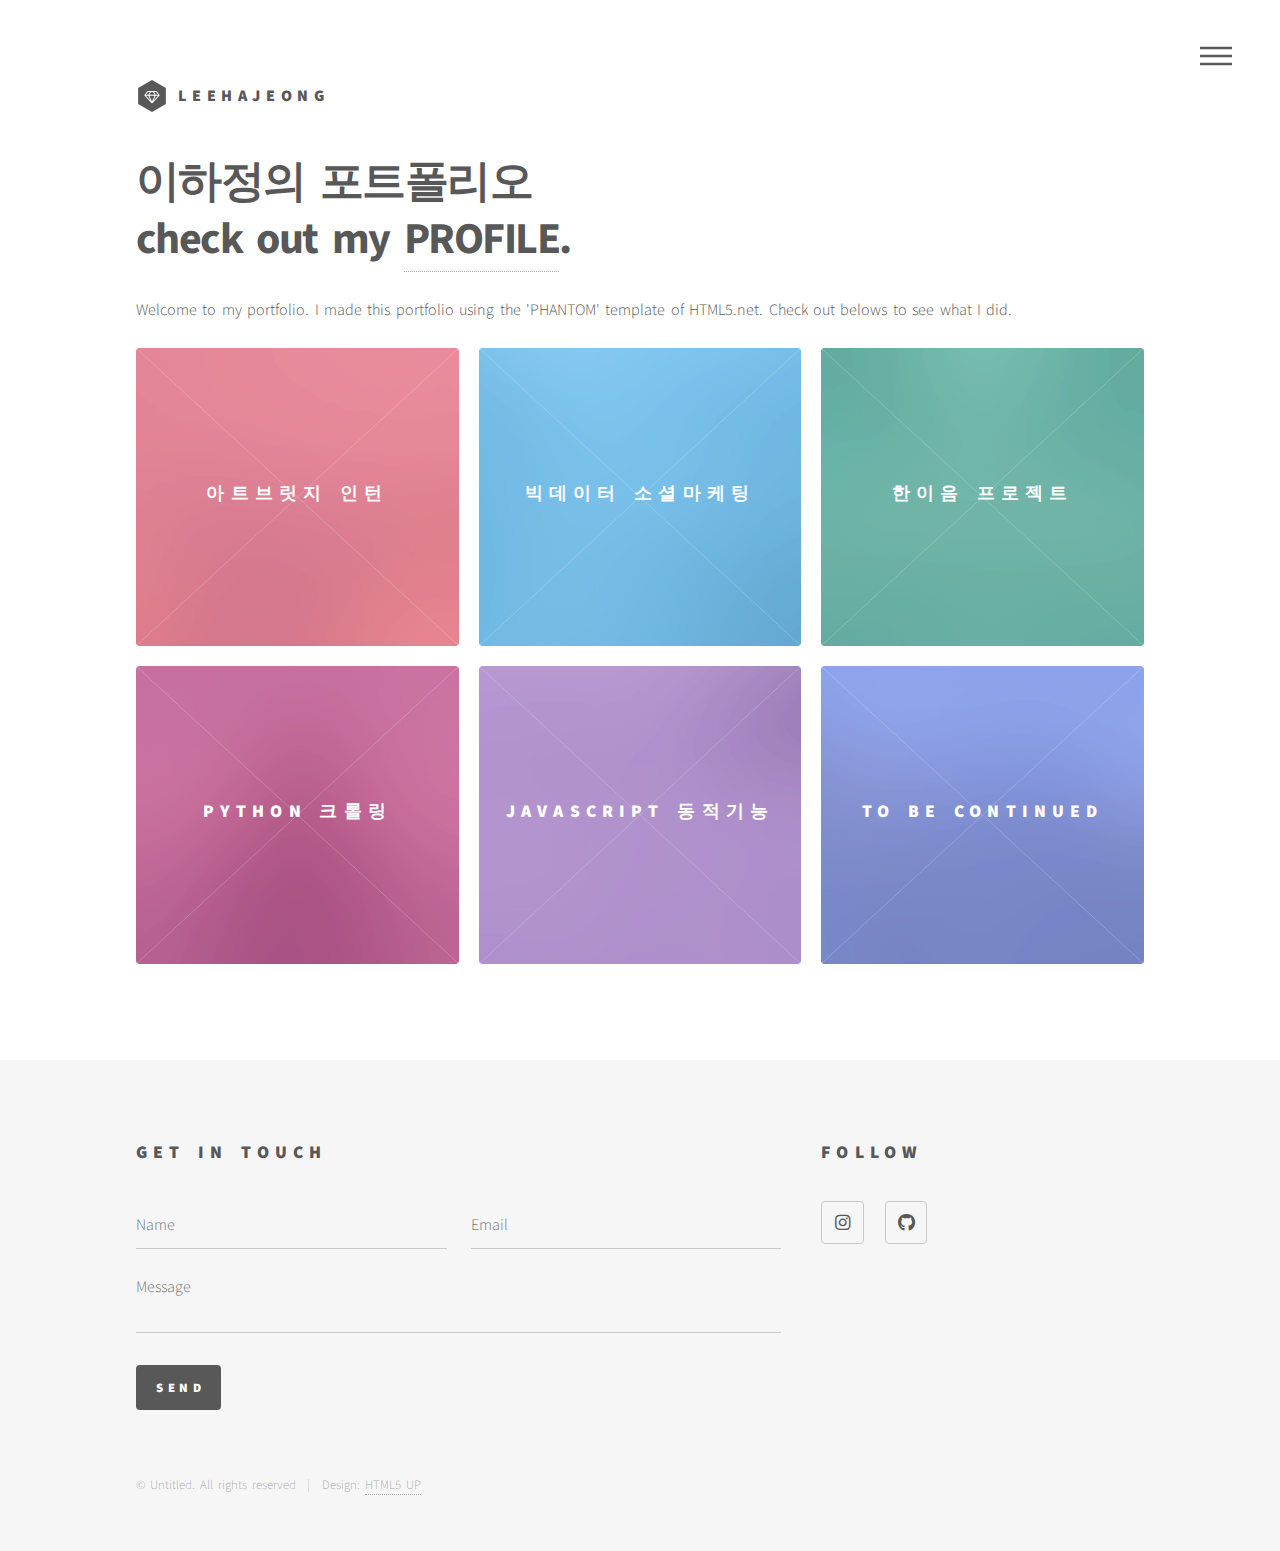
<file: index.html>
<!DOCTYPE HTML>
<!--
	Phantom by HTML5 UP
	html5up.net | @ajlkn
	Free for personal and commercial use under the CCA 3.0 license (html5up.net/license)
-->
<html>
	<head>
		<title>LEEHAJEONG</title>
		<meta charset="utf-8" />
		<meta name="viewport" content="width=device-width, initial-scale=1, user-scalable=no" />
		<link rel="stylesheet" href="assets/css/main.css" />
		<noscript><link rel="stylesheet" href="assets/css/noscript.css" /></noscript>
	</head>
	<body class="is-preload">
		<!-- Wrapper -->
			<div id="wrapper">

				<!-- Header -->
					<header id="header">
						<div class="inner">

							<!-- Logo -->
								<a href="index.html" class="logo">
									<span class="symbol"><img src="images/logo.svg" alt="" /></span><span class="title">LEEHAJEONG</span>
								</a>

							<!-- Nav -->
								<nav>
									<ul>
										<li><a href="#menu">Menu</a></li>
									</ul>
								</nav>

						</div>
					</header>

				<!-- Menu -->
					<nav id="menu">
						<h2>Menu</h2>
						<ul>
							<li><a href="index.html">Home</a></li>
							<li><a href="profile.html">Profile</a></li>
							<li><a href="intern.html">아트브릿지 인턴</a></li>
							<li><a href="bigdata.html">빅데이터 소셜마케팅</a></li>
							<li><a href="hanium.html">한이음 프로젝트</a></li>
							<li><a href="python.html">Python 크롤링</a></li>
							<li><a href="javascript.html">Javascript 동적기능</a></li>
						</ul>
					</nav>

				<!-- Main -->
					<div id="main">
						<div class="inner">
							<header>
								<h1>이하정의 포트폴리오<br />
								check out my <a href="profile.html">PROFILE</a>.</h1>
								<p>Welcome to my portfolio. I made this portfolio using the 'PHANTOM' template of HTML5.net. Check out belows to see what I did.</p>
							</header>
							<section class="tiles">
								<article class="style1">
									<span class="image">
										<img src="images/pic01.jpg" alt="" />
									</span>
									<a href="intern.html">
										<h2>아트브릿지 인턴</h2>
										<div class="content">
											<p style="margin: 0 0 2em 0;">2017.06.17 - 2017.07.18</br>사회적 기업 아트브릿지 기획팀에서 인턴으로 근무함.</p>
										</div>
									</a>
								</article>
								<article class="style2">
									<span class="image">
										<img src="images/pic02.jpg" alt="" />
									</span>
									<a href="bigdata.html">
										<h2>빅데이터 소셜마케팅</h2>
										<div class="content">
											<p style="margin: 0 0 2em 0;">2018.06.25 - 2018.11.30</br>빅데이터 소셜마케팅 과정을 수료하고,</br>2018.08.24 빅데이터 소셜마케팅 분석보고서 공모전에서 '대상'을 수상함.</p>
										</div>
									</a>
								</article>
								<article class="style3">
									<span class="image">
										<img src="images/pic03.jpg" alt="" />
									</span>
									<a href="hanium.html">
										<h2>한이음 프로젝트</h2>
										<div class="content">
											<p style="margin: 0 0 2em 0;">2019.04.13 - 2019.11.30</br>한이음 프로젝트를 진행함.</p>
										</div>
									</a>
								</article>
								<article class="style4">
									<span class="image">
										<img src="images/pic04.jpg" alt="" />
									</span>
									<a href="python.html">
										<h2>python 크롤링</h2>
										<div class="content">
											<p style="margin: 0 0 2em 0;">2020.04.13 - 2020.04.27</br> python을 독학하며 여러 웹을 크롤함.</p>
										</div>
									</a>
								</article>
								<article class="style5">
									<span class="image">
										<img src="images/pic05.jpg" alt="" />
									</span>
									<a href="javascript.html">
										<h2>Javascript 동적기능</h2>
										<div class="content">
											<p style="margin: 0 0 2em 0;">2020.04.20 - 2020.05.04</br>javascript를 독학하며 동적웹을 제작함.</p>
										</div>
									</a>
								</article>
								<article class="style6">
									<span class="image">
										<img src="images/pic06.jpg" alt="" />
									</span>
									<a href="#">
										<h2>To be continued</h2>
										<div class="content">
											<p style="margin: 0 0 2em 0;">...</p>
										</div>
									</a>
								</article>
							</section>
						</div>
					</div>

				<!-- Footer -->
					<footer id="footer">
						<div class="inner">
							<section>
								<h2>Get in touch</h2>
								<form method="post" action="#">
									<div class="fields">
										<div class="field half">
											<input type="text" name="name" id="name" placeholder="Name" />
										</div>
										<div class="field half">
											<input type="email" name="email" id="email" placeholder="Email" />
										</div>
										<div class="field">
											<textarea name="message" id="message" placeholder="Message"></textarea>
										</div>
									</div>
									<ul class="actions">
										<li><input type="submit" value="Send" class="primary" /></li>
									</ul>
								</form>
							</section>
							<section>
								<h2>Follow</h2>
								<ul class="icons">
									<li><a href="https://www.instagram.com/eee961210eee/" class="icon brands style2 fa-instagram"><span class="label">Instagram</span></a></li>
									<li><a href="https://github.com/healtheefart" class="icon brands style2 fa-github"><span class="label">GitHub</span></a></li>
								</ul>
							</section>
							<ul class="copyright">
								<li>&copy; Untitled. All rights reserved</li><li>Design: <a href="http://html5up.net">HTML5 UP</a></li>
							</ul>
						</div>
					</footer>

			</div>

		<!-- Scripts -->
			<script src="assets/js/jquery.min.js"></script>
			<script src="assets/js/browser.min.js"></script>
			<script src="assets/js/breakpoints.min.js"></script>
			<script src="assets/js/util.js"></script>
			<script src="assets/js/main.js"></script>

	</body>
</html>
</file>
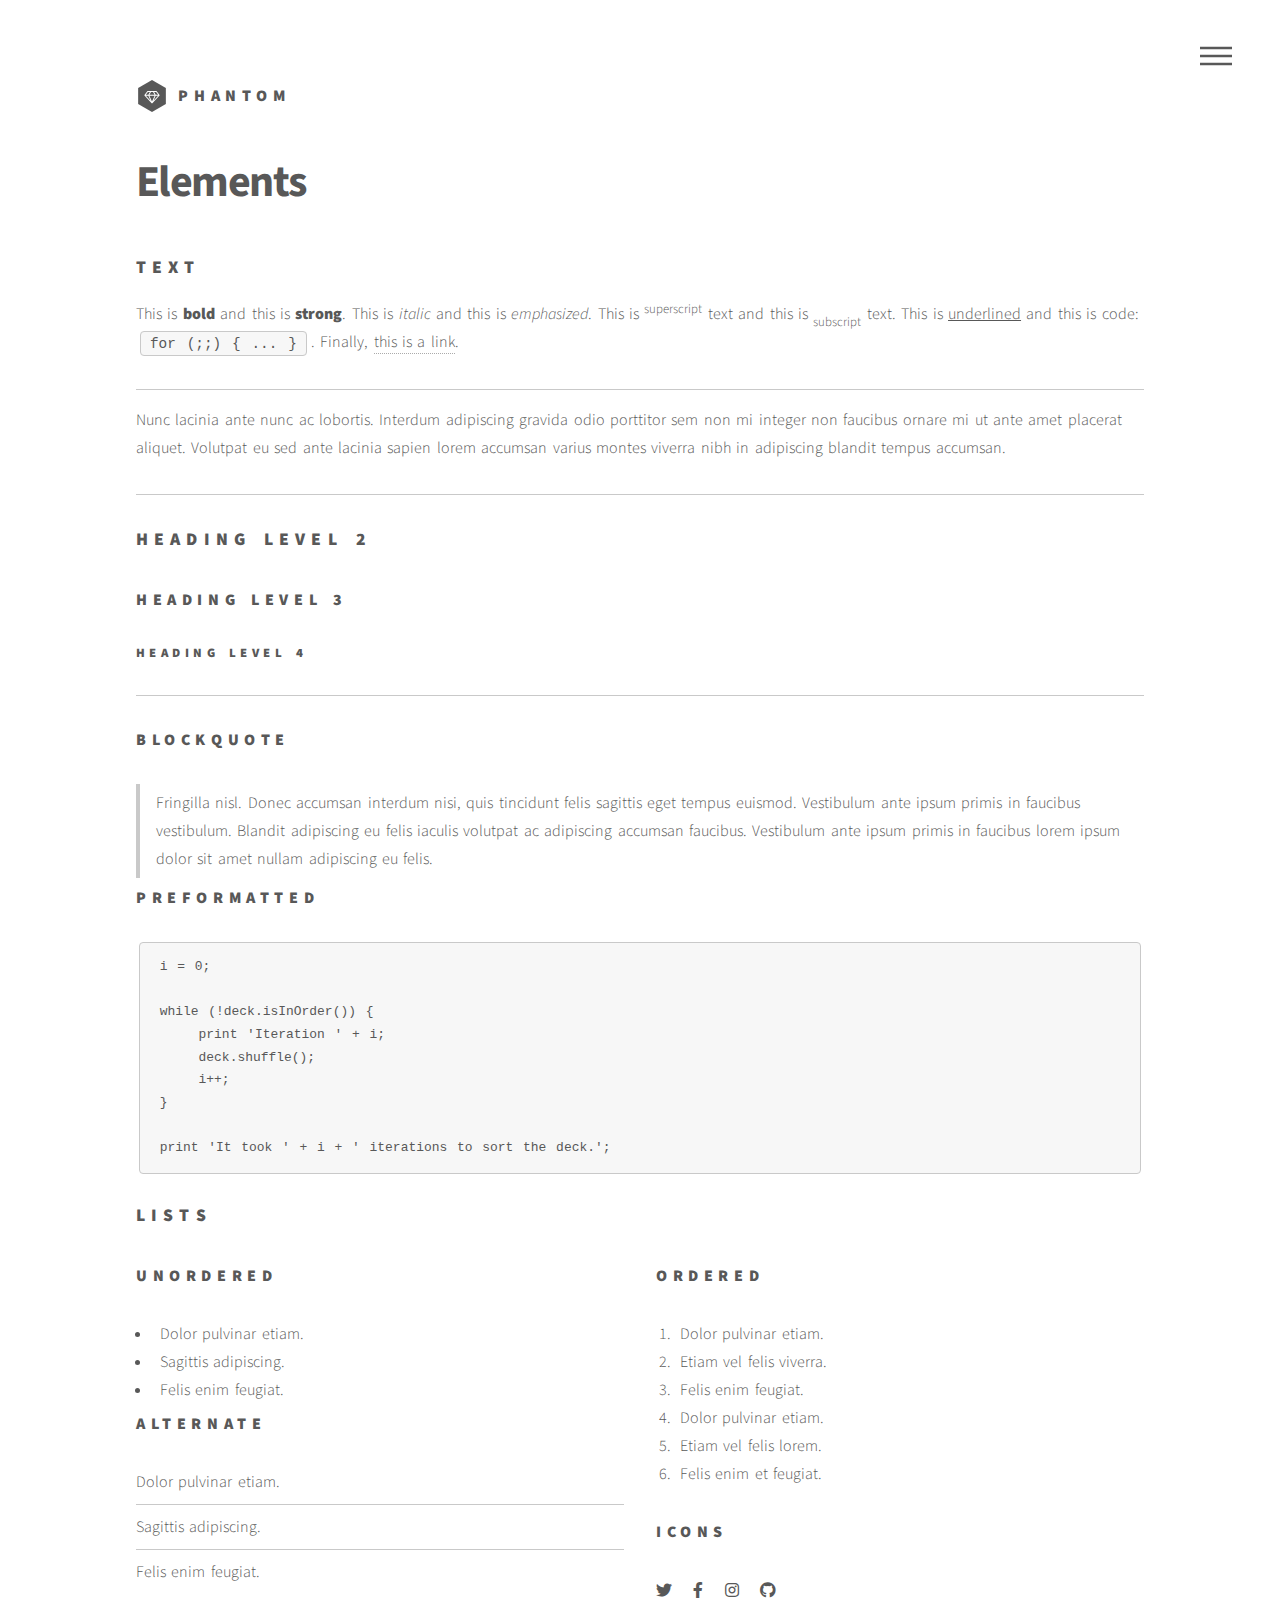
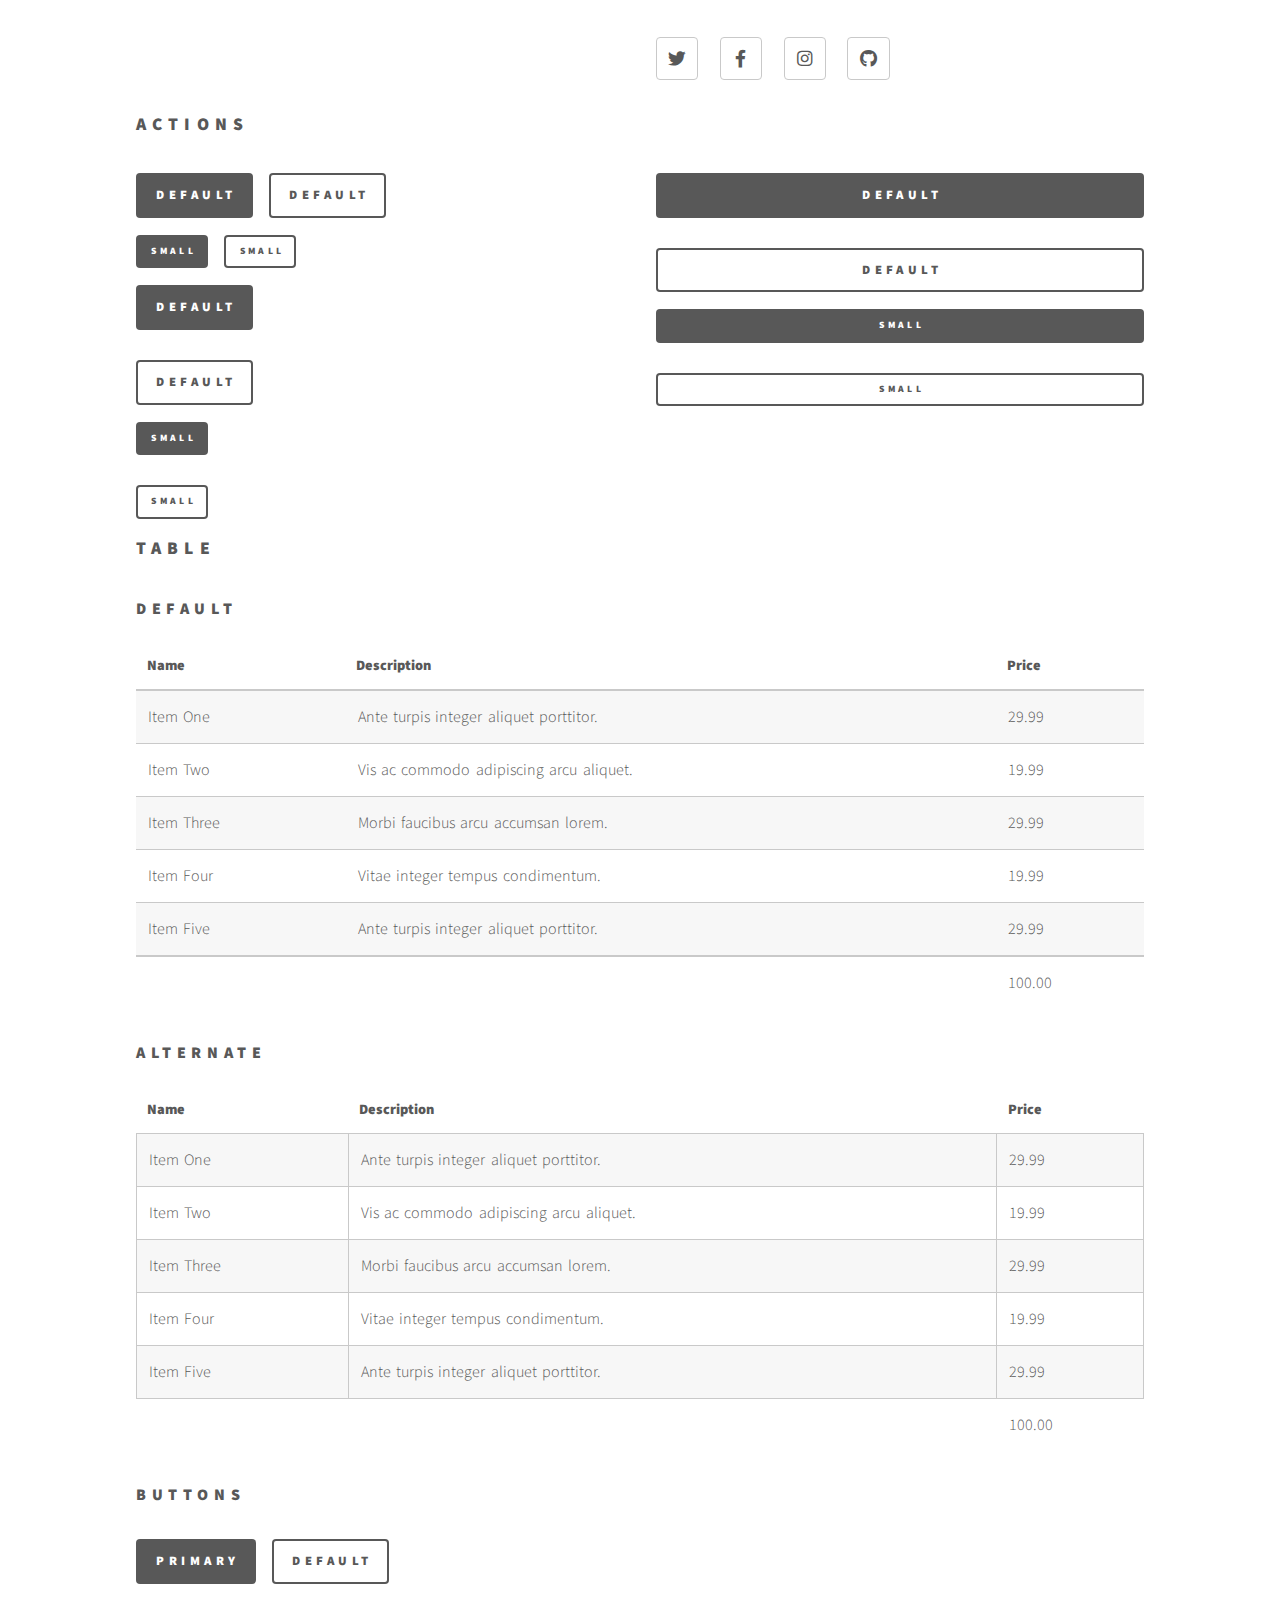
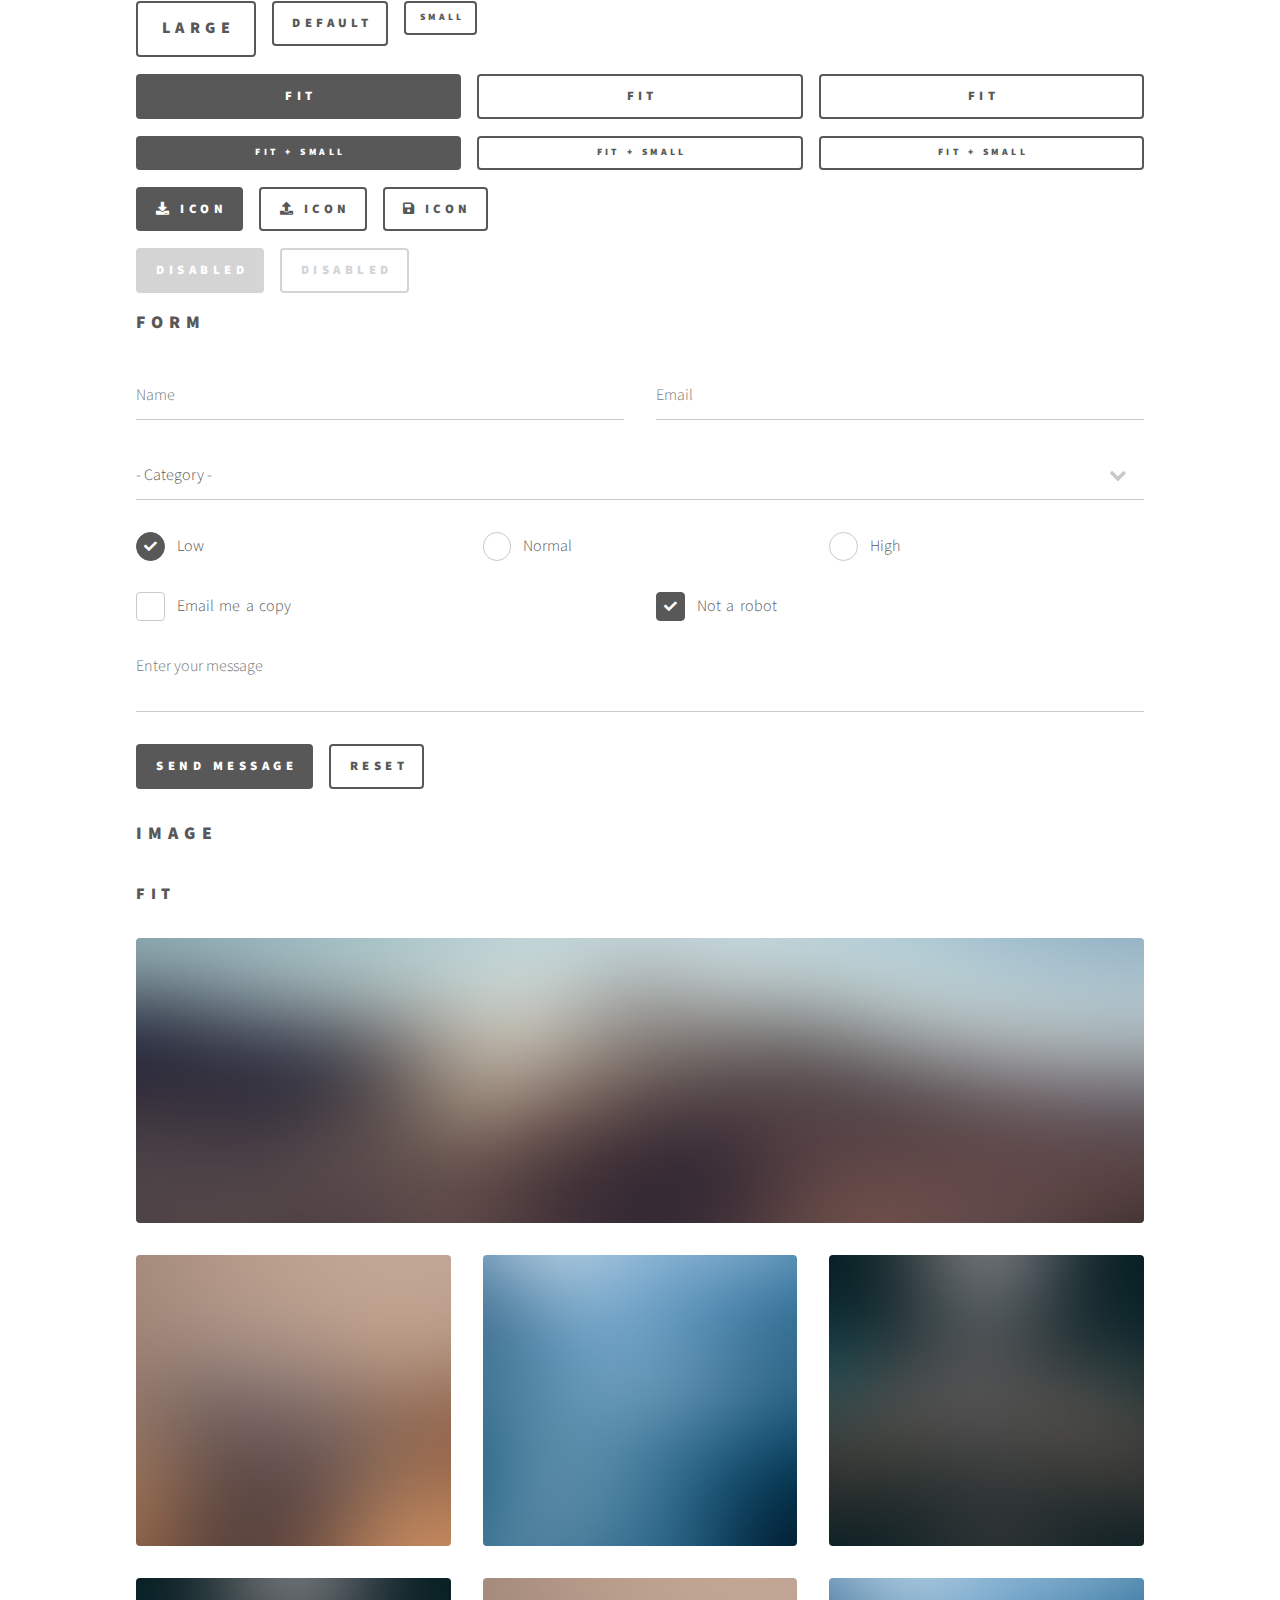
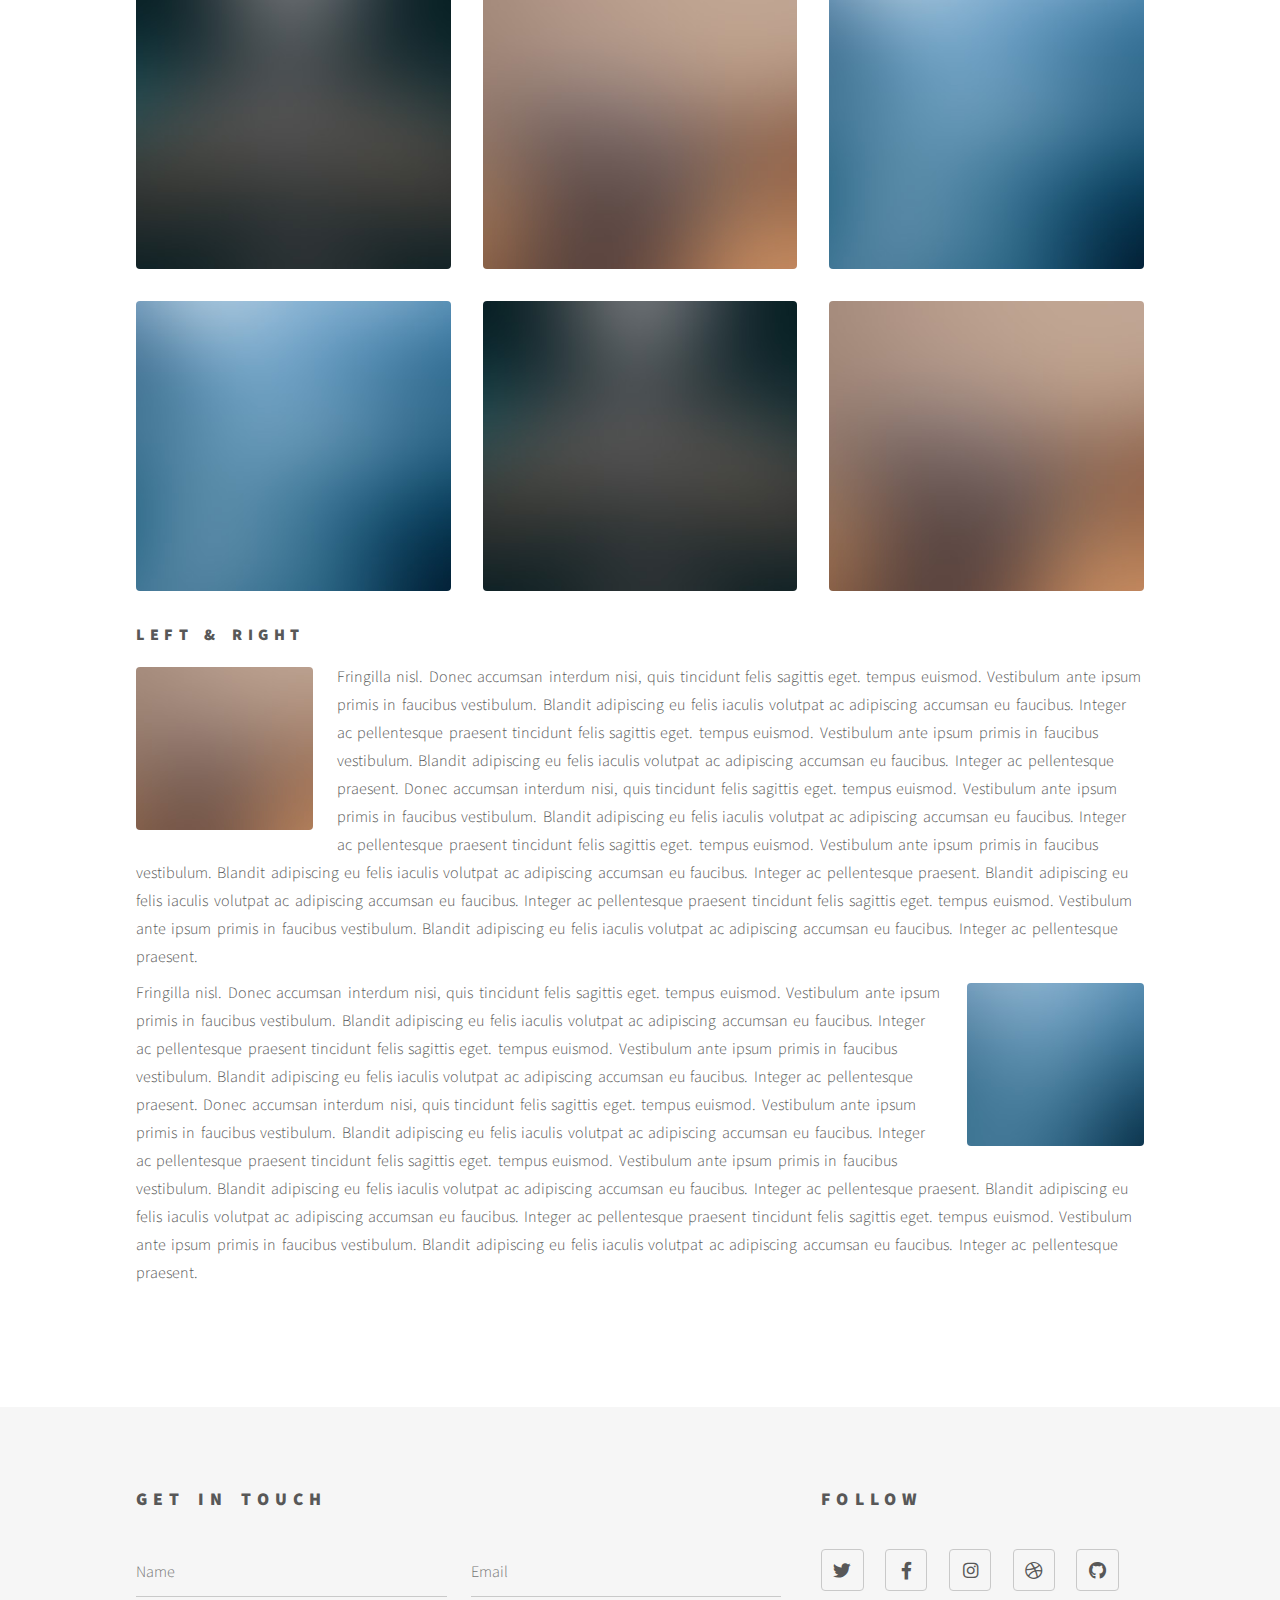
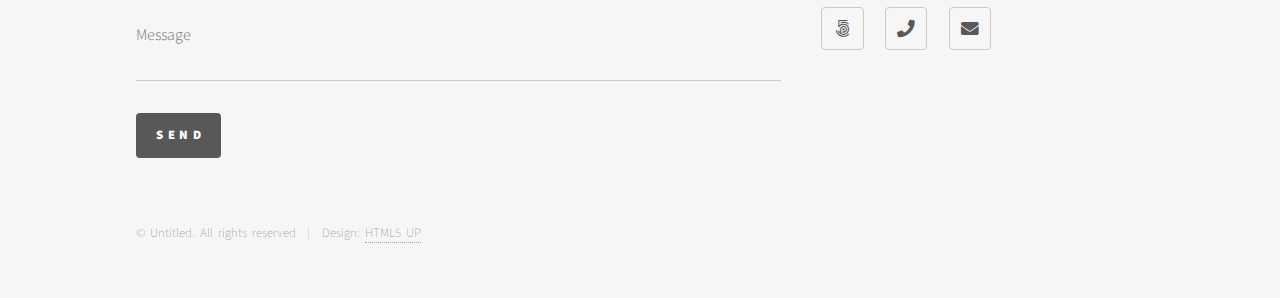
<file: elements.html>
<!DOCTYPE HTML>
<!--
	Phantom by HTML5 UP
	html5up.net | @ajlkn
	Free for personal and commercial use under the CCA 3.0 license (html5up.net/license)
-->
<html>
	<head>
		<title>Elements - Phantom by HTML5 UP</title>
		<meta charset="utf-8" />
		<meta name="viewport" content="width=device-width, initial-scale=1, user-scalable=no" />
		<link rel="stylesheet" href="assets/css/main.css" />
		<noscript><link rel="stylesheet" href="assets/css/noscript.css" /></noscript>
	</head>
	<body class="is-preload">
		<!-- Wrapper -->
			<div id="wrapper">

				<!-- Header -->
					<header id="header">
						<div class="inner">

							<!-- Logo -->
								<a href="index.html" class="logo">
									<span class="symbol"><img src="images/logo.svg" alt="" /></span><span class="title">Phantom</span>
								</a>

							<!-- Nav -->
								<nav>
									<ul>
										<li><a href="#menu">Menu</a></li>
									</ul>
								</nav>

						</div>
					</header>

				<!-- Menu -->
					<nav id="menu">
						<h2>Menu</h2>
						<ul>
							<li><a href="index.html">Home</a></li>
							<li><a href="generic.html">Ipsum veroeros</a></li>
							<li><a href="generic.html">Tempus etiam</a></li>
							<li><a href="generic.html">Consequat dolor</a></li>
							<li><a href="elements.html">Elements</a></li>
						</ul>
					</nav>

				<!-- Main -->
					<div id="main">
						<div class="inner">
							<h1>Elements</h1>

							<!-- Text -->
								<section>
									<h2>Text</h2>
									<p>This is <b>bold</b> and this is <strong>strong</strong>. This is <i>italic</i> and this is <em>emphasized</em>.
									This is <sup>superscript</sup> text and this is <sub>subscript</sub> text.
									This is <u>underlined</u> and this is code: <code>for (;;) { ... }</code>. Finally, <a href="#">this is a link</a>.</p>
									<hr />
									<p>Nunc lacinia ante nunc ac lobortis. Interdum adipiscing gravida odio porttitor sem non mi integer non faucibus ornare mi ut ante amet placerat aliquet. Volutpat eu sed ante lacinia sapien lorem accumsan varius montes viverra nibh in adipiscing blandit tempus accumsan.</p>
									<hr />
									<h2>Heading Level 2</h2>
									<h3>Heading Level 3</h3>
									<h4>Heading Level 4</h4>
									<hr />
									<h3>Blockquote</h3>
									<blockquote>Fringilla nisl. Donec accumsan interdum nisi, quis tincidunt felis sagittis eget tempus euismod. Vestibulum ante ipsum primis in faucibus vestibulum. Blandit adipiscing eu felis iaculis volutpat ac adipiscing accumsan faucibus. Vestibulum ante ipsum primis in faucibus lorem ipsum dolor sit amet nullam adipiscing eu felis.</blockquote>
									<h3>Preformatted</h3>
									<pre><code>i = 0;

while (!deck.isInOrder()) {
    print 'Iteration ' + i;
    deck.shuffle();
    i++;
}

print 'It took ' + i + ' iterations to sort the deck.';</code></pre>
								</section>

							<!-- Lists -->
								<section>
									<h2>Lists</h2>
									<div class="row">
										<div class="col-6 col-12-medium">
											<h3>Unordered</h3>
											<ul>
												<li>Dolor pulvinar etiam.</li>
												<li>Sagittis adipiscing.</li>
												<li>Felis enim feugiat.</li>
											</ul>
											<h3>Alternate</h3>
											<ul class="alt">
												<li>Dolor pulvinar etiam.</li>
												<li>Sagittis adipiscing.</li>
												<li>Felis enim feugiat.</li>
											</ul>
										</div>
										<div class="col-6 col-12-medium">
											<h3>Ordered</h3>
											<ol>
												<li>Dolor pulvinar etiam.</li>
												<li>Etiam vel felis viverra.</li>
												<li>Felis enim feugiat.</li>
												<li>Dolor pulvinar etiam.</li>
												<li>Etiam vel felis lorem.</li>
												<li>Felis enim et feugiat.</li>
											</ol>
											<h3>Icons</h3>
											<ul class="icons">
												<li><a href="#" class="icon brands style1 fa-twitter"><span class="label">Twitter</span></a></li>
												<li><a href="#" class="icon brands style1 fa-facebook-f"><span class="label">Facebook</span></a></li>
												<li><a href="#" class="icon brands style1 fa-instagram"><span class="label">Instagram</span></a></li>
												<li><a href="#" class="icon brands style1 fa-github"><span class="label">Github</span></a></li>
											</ul>
											<ul class="icons">
												<li><a href="#" class="icon brands style2 fa-twitter"><span class="label">Twitter</span></a></li>
												<li><a href="#" class="icon brands style2 fa-facebook-f"><span class="label">Facebook</span></a></li>
												<li><a href="#" class="icon brands style2 fa-instagram"><span class="label">Instagram</span></a></li>
												<li><a href="#" class="icon brands style2 fa-github"><span class="label">Github</span></a></li>
											</ul>
										</div>
									</div>
									<h2>Actions</h2>
									<div class="row">
										<div class="col-6 col-12-medium">
											<ul class="actions">
												<li><a href="#" class="button primary">Default</a></li>
												<li><a href="#" class="button">Default</a></li>
											</ul>
											<ul class="actions small">
												<li><a href="#" class="button primary small">Small</a></li>
												<li><a href="#" class="button small">Small</a></li>
											</ul>
											<ul class="actions stacked">
												<li><a href="#" class="button primary">Default</a></li>
												<li><a href="#" class="button">Default</a></li>
											</ul>
											<ul class="actions stacked">
												<li><a href="#" class="button primary small">Small</a></li>
												<li><a href="#" class="button small">Small</a></li>
											</ul>
										</div>
										<div class="col-6 col-12-medium">
											<ul class="actions stacked">
												<li><a href="#" class="button primary fit">Default</a></li>
												<li><a href="#" class="button fit">Default</a></li>
											</ul>
											<ul class="actions stacked">
												<li><a href="#" class="button primary small fit">Small</a></li>
												<li><a href="#" class="button small fit">Small</a></li>
											</ul>
										</div>
									</div>
								</section>

							<!-- Table -->
								<section>
									<h2>Table</h2>
									<h3>Default</h3>
									<div class="table-wrapper">
										<table>
											<thead>
												<tr>
													<th>Name</th>
													<th>Description</th>
													<th>Price</th>
												</tr>
											</thead>
											<tbody>
												<tr>
													<td>Item One</td>
													<td>Ante turpis integer aliquet porttitor.</td>
													<td>29.99</td>
												</tr>
												<tr>
													<td>Item Two</td>
													<td>Vis ac commodo adipiscing arcu aliquet.</td>
													<td>19.99</td>
												</tr>
												<tr>
													<td>Item Three</td>
													<td> Morbi faucibus arcu accumsan lorem.</td>
													<td>29.99</td>
												</tr>
												<tr>
													<td>Item Four</td>
													<td>Vitae integer tempus condimentum.</td>
													<td>19.99</td>
												</tr>
												<tr>
													<td>Item Five</td>
													<td>Ante turpis integer aliquet porttitor.</td>
													<td>29.99</td>
												</tr>
											</tbody>
											<tfoot>
												<tr>
													<td colspan="2"></td>
													<td>100.00</td>
												</tr>
											</tfoot>
										</table>
									</div>

									<h3>Alternate</h3>
									<div class="table-wrapper">
										<table class="alt">
											<thead>
												<tr>
													<th>Name</th>
													<th>Description</th>
													<th>Price</th>
												</tr>
											</thead>
											<tbody>
												<tr>
													<td>Item One</td>
													<td>Ante turpis integer aliquet porttitor.</td>
													<td>29.99</td>
												</tr>
												<tr>
													<td>Item Two</td>
													<td>Vis ac commodo adipiscing arcu aliquet.</td>
													<td>19.99</td>
												</tr>
												<tr>
													<td>Item Three</td>
													<td> Morbi faucibus arcu accumsan lorem.</td>
													<td>29.99</td>
												</tr>
												<tr>
													<td>Item Four</td>
													<td>Vitae integer tempus condimentum.</td>
													<td>19.99</td>
												</tr>
												<tr>
													<td>Item Five</td>
													<td>Ante turpis integer aliquet porttitor.</td>
													<td>29.99</td>
												</tr>
											</tbody>
											<tfoot>
												<tr>
													<td colspan="2"></td>
													<td>100.00</td>
												</tr>
											</tfoot>
										</table>
									</div>
								</section>

							<!-- Buttons -->
								<section>
									<h3>Buttons</h3>
									<ul class="actions">
										<li><a href="#" class="button primary">Primary</a></li>
										<li><a href="#" class="button">Default</a></li>
									</ul>
									<ul class="actions">
										<li><a href="#" class="button large">Large</a></li>
										<li><a href="#" class="button">Default</a></li>
										<li><a href="#" class="button small">Small</a></li>
									</ul>
									<ul class="actions fit">
										<li><a href="#" class="button primary fit">Fit</a></li>
										<li><a href="#" class="button fit">Fit</a></li>
										<li><a href="#" class="button fit">Fit</a></li>
									</ul>
									<ul class="actions fit small">
										<li><a href="#" class="button primary fit small">Fit + Small</a></li>
										<li><a href="#" class="button fit small">Fit + Small</a></li>
										<li><a href="#" class="button fit small">Fit + Small</a></li>
									</ul>
									<ul class="actions">
										<li><a href="#" class="button primary icon solid fa-download">Icon</a></li>
										<li><a href="#" class="button icon solid fa-upload">Icon</a></li>
										<li><a href="#" class="button icon solid fa-save">Icon</a></li>
									</ul>
									<ul class="actions">
										<li><span class="button primary disabled">Disabled</span></li>
										<li><span class="button disabled">Disabled</span></li>
									</ul>
								</section>

							<!-- Form -->
								<section>
									<h2>Form</h2>
									<form method="post" action="#">
										<div class="row gtr-uniform">
											<div class="col-6 col-12-xsmall">
												<input type="text" name="demo-name" id="demo-name" value="" placeholder="Name" />
											</div>
											<div class="col-6 col-12-xsmall">
												<input type="email" name="demo-email" id="demo-email" value="" placeholder="Email" />
											</div>
											<div class="col-12">
												<select name="demo-category" id="demo-category">
													<option value="">- Category -</option>
													<option value="1">Manufacturing</option>
													<option value="1">Shipping</option>
													<option value="1">Administration</option>
													<option value="1">Human Resources</option>
												</select>
											</div>
											<div class="col-4 col-12-small">
												<input type="radio" id="demo-priority-low" name="demo-priority" checked>
												<label for="demo-priority-low">Low</label>
											</div>
											<div class="col-4 col-12-small">
												<input type="radio" id="demo-priority-normal" name="demo-priority">
												<label for="demo-priority-normal">Normal</label>
											</div>
											<div class="col-4 col-12-small">
												<input type="radio" id="demo-priority-high" name="demo-priority">
												<label for="demo-priority-high">High</label>
											</div>
											<div class="col-6 col-12-small">
												<input type="checkbox" id="demo-copy" name="demo-copy">
												<label for="demo-copy">Email me a copy</label>
											</div>
											<div class="col-6 col-12-small">
												<input type="checkbox" id="demo-human" name="demo-human" checked>
												<label for="demo-human">Not a robot</label>
											</div>
											<div class="col-12">
												<textarea name="demo-message" id="demo-message" placeholder="Enter your message" rows="6"></textarea>
											</div>
											<div class="col-12">
												<ul class="actions">
													<li><input type="submit" value="Send Message" class="primary" /></li>
													<li><input type="reset" value="Reset" /></li>
												</ul>
											</div>
										</div>
									</form>
								</section>

							<!-- Image -->
								<section>
									<h2>Image</h2>
									<h3>Fit</h3>
									<div class="box alt">
										<div class="row gtr-uniform">
											<div class="col-12"><span class="image fit"><img src="images/pic13.jpg" alt="" /></span></div>
											<div class="col-4"><span class="image fit"><img src="images/pic01.jpg" alt="" /></span></div>
											<div class="col-4"><span class="image fit"><img src="images/pic02.jpg" alt="" /></span></div>
											<div class="col-4"><span class="image fit"><img src="images/pic03.jpg" alt="" /></span></div>
											<div class="col-4"><span class="image fit"><img src="images/pic03.jpg" alt="" /></span></div>
											<div class="col-4"><span class="image fit"><img src="images/pic01.jpg" alt="" /></span></div>
											<div class="col-4"><span class="image fit"><img src="images/pic02.jpg" alt="" /></span></div>
											<div class="col-4"><span class="image fit"><img src="images/pic02.jpg" alt="" /></span></div>
											<div class="col-4"><span class="image fit"><img src="images/pic03.jpg" alt="" /></span></div>
											<div class="col-4"><span class="image fit"><img src="images/pic01.jpg" alt="" /></span></div>
										</div>
									</div>
									<h3>Left &amp; Right</h3>
									<p><span class="image left"><img src="images/pic14.jpg" alt="" /></span>Fringilla nisl. Donec accumsan interdum nisi, quis tincidunt felis sagittis eget. tempus euismod. Vestibulum ante ipsum primis in faucibus vestibulum. Blandit adipiscing eu felis iaculis volutpat ac adipiscing accumsan eu faucibus. Integer ac pellentesque praesent tincidunt felis sagittis eget. tempus euismod. Vestibulum ante ipsum primis in faucibus vestibulum. Blandit adipiscing eu felis iaculis volutpat ac adipiscing accumsan eu faucibus. Integer ac pellentesque praesent. Donec accumsan interdum nisi, quis tincidunt felis sagittis eget. tempus euismod. Vestibulum ante ipsum primis in faucibus vestibulum. Blandit adipiscing eu felis iaculis volutpat ac adipiscing accumsan eu faucibus. Integer ac pellentesque praesent tincidunt felis sagittis eget. tempus euismod. Vestibulum ante ipsum primis in faucibus vestibulum. Blandit adipiscing eu felis iaculis volutpat ac adipiscing accumsan eu faucibus. Integer ac pellentesque praesent. Blandit adipiscing eu felis iaculis volutpat ac adipiscing accumsan eu faucibus. Integer ac pellentesque praesent tincidunt felis sagittis eget. tempus euismod. Vestibulum ante ipsum primis in faucibus vestibulum. Blandit adipiscing eu felis iaculis volutpat ac adipiscing accumsan eu faucibus. Integer ac pellentesque praesent.</p>
									<p><span class="image right"><img src="images/pic15.jpg" alt="" /></span>Fringilla nisl. Donec accumsan interdum nisi, quis tincidunt felis sagittis eget. tempus euismod. Vestibulum ante ipsum primis in faucibus vestibulum. Blandit adipiscing eu felis iaculis volutpat ac adipiscing accumsan eu faucibus. Integer ac pellentesque praesent tincidunt felis sagittis eget. tempus euismod. Vestibulum ante ipsum primis in faucibus vestibulum. Blandit adipiscing eu felis iaculis volutpat ac adipiscing accumsan eu faucibus. Integer ac pellentesque praesent. Donec accumsan interdum nisi, quis tincidunt felis sagittis eget. tempus euismod. Vestibulum ante ipsum primis in faucibus vestibulum. Blandit adipiscing eu felis iaculis volutpat ac adipiscing accumsan eu faucibus. Integer ac pellentesque praesent tincidunt felis sagittis eget. tempus euismod. Vestibulum ante ipsum primis in faucibus vestibulum. Blandit adipiscing eu felis iaculis volutpat ac adipiscing accumsan eu faucibus. Integer ac pellentesque praesent. Blandit adipiscing eu felis iaculis volutpat ac adipiscing accumsan eu faucibus. Integer ac pellentesque praesent tincidunt felis sagittis eget. tempus euismod. Vestibulum ante ipsum primis in faucibus vestibulum. Blandit adipiscing eu felis iaculis volutpat ac adipiscing accumsan eu faucibus. Integer ac pellentesque praesent.</p>
								</section>

						</div>
					</div>

				<!-- Footer -->
					<footer id="footer">
						<div class="inner">
							<section>
								<h2>Get in touch</h2>
								<form method="post" action="#">
									<div class="fields">
										<div class="field half">
											<input type="text" name="name" id="name" placeholder="Name" />
										</div>
										<div class="field half">
											<input type="email" name="email" id="email" placeholder="Email" />
										</div>
										<div class="field">
											<textarea name="message" id="message" placeholder="Message"></textarea>
										</div>
									</div>
									<ul class="actions">
										<li><input type="submit" value="Send" class="primary" /></li>
									</ul>
								</form>
							</section>
							<section>
								<h2>Follow</h2>
								<ul class="icons">
									<li><a href="#" class="icon brands style2 fa-twitter"><span class="label">Twitter</span></a></li>
									<li><a href="#" class="icon brands style2 fa-facebook-f"><span class="label">Facebook</span></a></li>
									<li><a href="#" class="icon brands style2 fa-instagram"><span class="label">Instagram</span></a></li>
									<li><a href="#" class="icon brands style2 fa-dribbble"><span class="label">Dribbble</span></a></li>
									<li><a href="#" class="icon brands style2 fa-github"><span class="label">GitHub</span></a></li>
									<li><a href="#" class="icon brands style2 fa-500px"><span class="label">500px</span></a></li>
									<li><a href="#" class="icon solid style2 fa-phone"><span class="label">Phone</span></a></li>
									<li><a href="#" class="icon solid style2 fa-envelope"><span class="label">Email</span></a></li>
								</ul>
							</section>
							<ul class="copyright">
								<li>&copy; Untitled. All rights reserved</li><li>Design: <a href="http://html5up.net">HTML5 UP</a></li>
							</ul>
						</div>
					</footer>

			</div>

		<!-- Scripts -->
			<script src="assets/js/jquery.min.js"></script>
			<script src="assets/js/browser.min.js"></script>
			<script src="assets/js/breakpoints.min.js"></script>
			<script src="assets/js/util.js"></script>
			<script src="assets/js/main.js"></script>

	</body>
</html>
</file>
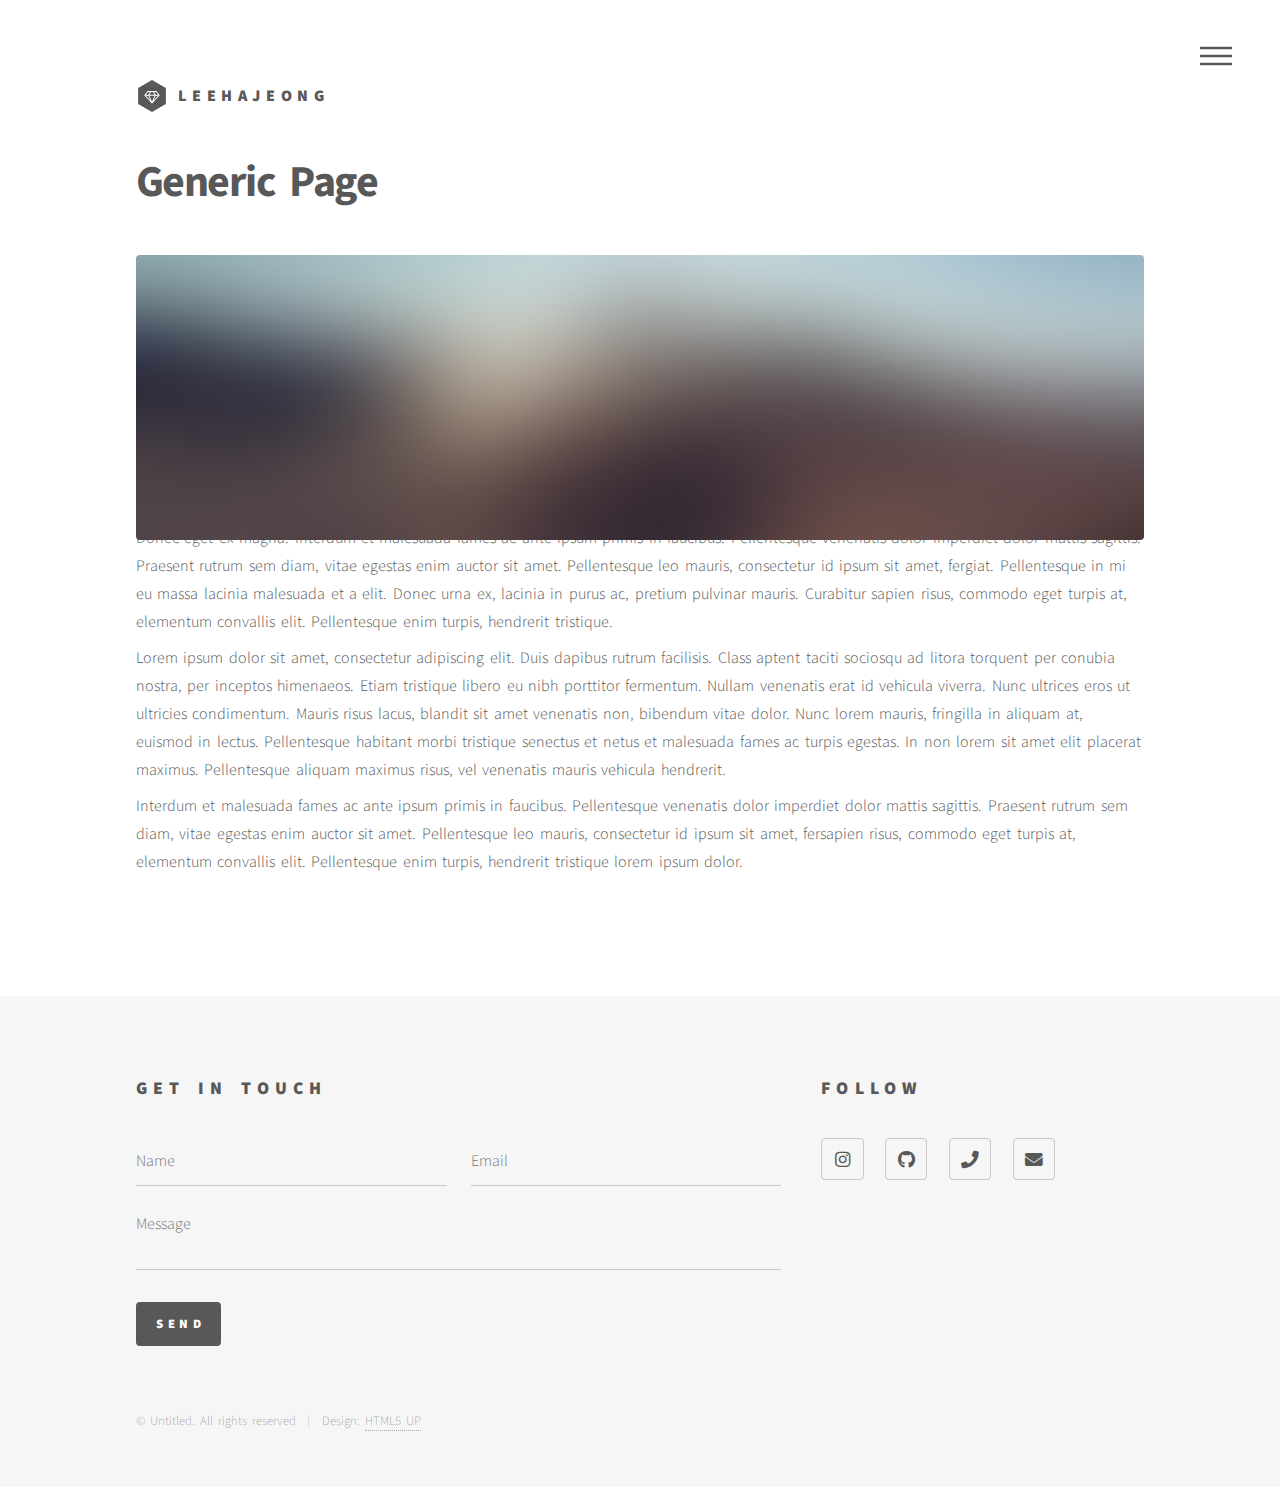
<file: generic.html>
<!DOCTYPE HTML>
<!--
	Phantom by HTML5 UP
	html5up.net | @ajlkn
	Free for personal and commercial use under the CCA 3.0 license (html5up.net/license)
-->
<html>
	<head>
		<title>LEEHAJEONG</title>
		<meta charset="utf-8" />
		<meta name="viewport" content="width=device-width, initial-scale=1, user-scalable=no" />
		<link rel="stylesheet" href="assets/css/main.css" />
		<noscript><link rel="stylesheet" href="assets/css/noscript.css" /></noscript>
	</head>
	<body class="is-preload">
		<!-- Wrapper -->
			<div id="wrapper">

				<!-- Header -->
					<header id="header">
						<div class="inner">

							<!-- Logo -->
								<a href="index.html" class="logo">
									<span class="symbol"><img src="images/logo.svg" alt="" /></span><span class="title">LEEHAJEONG</span>
								</a>

							<!-- Nav -->
								<nav>
									<ul>
										<li><a href="#menu">Menu</a></li>
									</ul>
								</nav>

						</div>
					</header>

				<!-- Menu -->
					<nav id="menu">
						<h2>Menu</h2>
						<ul>
							<li><a href="index.html">Home</a></li>
							<li><a href="profile.html">Profile</a></li>
							<li><a href="intern.html">아트브릿지 인턴</a></li>
							<li><a href="bigdata.html">빅데이터 소셜마케팅</a></li>
							<li><a href="hanium.html">한이음 프로젝트</a></li>
							<li><a href="python.html">Python 크롤링</a></li>
							<li><a href="javascript.html">Javascript 동적기능</a></li>
							<li><a href="elements.html">Elements</a></li>
						</ul>
					</nav>

				<!-- Main -->
					<div id="main">
						<div class="inner">
							<h1>Generic Page</h1>
							<span class="image main"><img src="images/pic13.jpg" alt="" /></span>
							<p>Donec eget ex magna. Interdum et malesuada fames ac ante ipsum primis in faucibus. Pellentesque venenatis dolor imperdiet dolor mattis sagittis. Praesent rutrum sem diam, vitae egestas enim auctor sit amet. Pellentesque leo mauris, consectetur id ipsum sit amet, fergiat. Pellentesque in mi eu massa lacinia malesuada et a elit. Donec urna ex, lacinia in purus ac, pretium pulvinar mauris. Curabitur sapien risus, commodo eget turpis at, elementum convallis elit. Pellentesque enim turpis, hendrerit tristique.</p>
							<p>Lorem ipsum dolor sit amet, consectetur adipiscing elit. Duis dapibus rutrum facilisis. Class aptent taciti sociosqu ad litora torquent per conubia nostra, per inceptos himenaeos. Etiam tristique libero eu nibh porttitor fermentum. Nullam venenatis erat id vehicula viverra. Nunc ultrices eros ut ultricies condimentum. Mauris risus lacus, blandit sit amet venenatis non, bibendum vitae dolor. Nunc lorem mauris, fringilla in aliquam at, euismod in lectus. Pellentesque habitant morbi tristique senectus et netus et malesuada fames ac turpis egestas. In non lorem sit amet elit placerat maximus. Pellentesque aliquam maximus risus, vel venenatis mauris vehicula hendrerit.</p>
							<p>Interdum et malesuada fames ac ante ipsum primis in faucibus. Pellentesque venenatis dolor imperdiet dolor mattis sagittis. Praesent rutrum sem diam, vitae egestas enim auctor sit amet. Pellentesque leo mauris, consectetur id ipsum sit amet, fersapien risus, commodo eget turpis at, elementum convallis elit. Pellentesque enim turpis, hendrerit tristique lorem ipsum dolor.</p>
						</div>
					</div>

				<!-- Footer -->
					<footer id="footer">
						<div class="inner">
							<section>
								<h2>Get in touch</h2>
								<form method="post" action="#">
									<div class="fields">
										<div class="field half">
											<input type="text" name="name" id="name" placeholder="Name" />
										</div>
										<div class="field half">
											<input type="email" name="email" id="email" placeholder="Email" />
										</div>
										<div class="field">
											<textarea name="message" id="message" placeholder="Message"></textarea>
										</div>
									</div>
									<ul class="actions">
										<li><input type="submit" value="Send" class="primary" /></li>
									</ul>
								</form>
							</section>
							<section>
								<h2>Follow</h2>
								<ul class="icons">
									<li><a href="#" class="icon brands style2 fa-instagram"><span class="label">Instagram</span></a></li>
									<li><a href="#" class="icon brands style2 fa-github"><span class="label">GitHub</span></a></li>
									<li><a href="#" class="icon solid style2 fa-phone"><span class="label">Phone</span></a></li>
									<li><a href="#" class="icon solid style2 fa-envelope"><span class="label">Email</span></a></li>
								</ul>
							</section>
							<ul class="copyright">
								<li>&copy; Untitled. All rights reserved</li><li>Design: <a href="http://html5up.net">HTML5 UP</a></li>
							</ul>
						</div>
					</footer>

			</div>

		<!-- Scripts -->
			<script src="assets/js/jquery.min.js"></script>
			<script src="assets/js/browser.min.js"></script>
			<script src="assets/js/breakpoints.min.js"></script>
			<script src="assets/js/util.js"></script>
			<script src="assets/js/main.js"></script>

	</body>
</html>
</file>
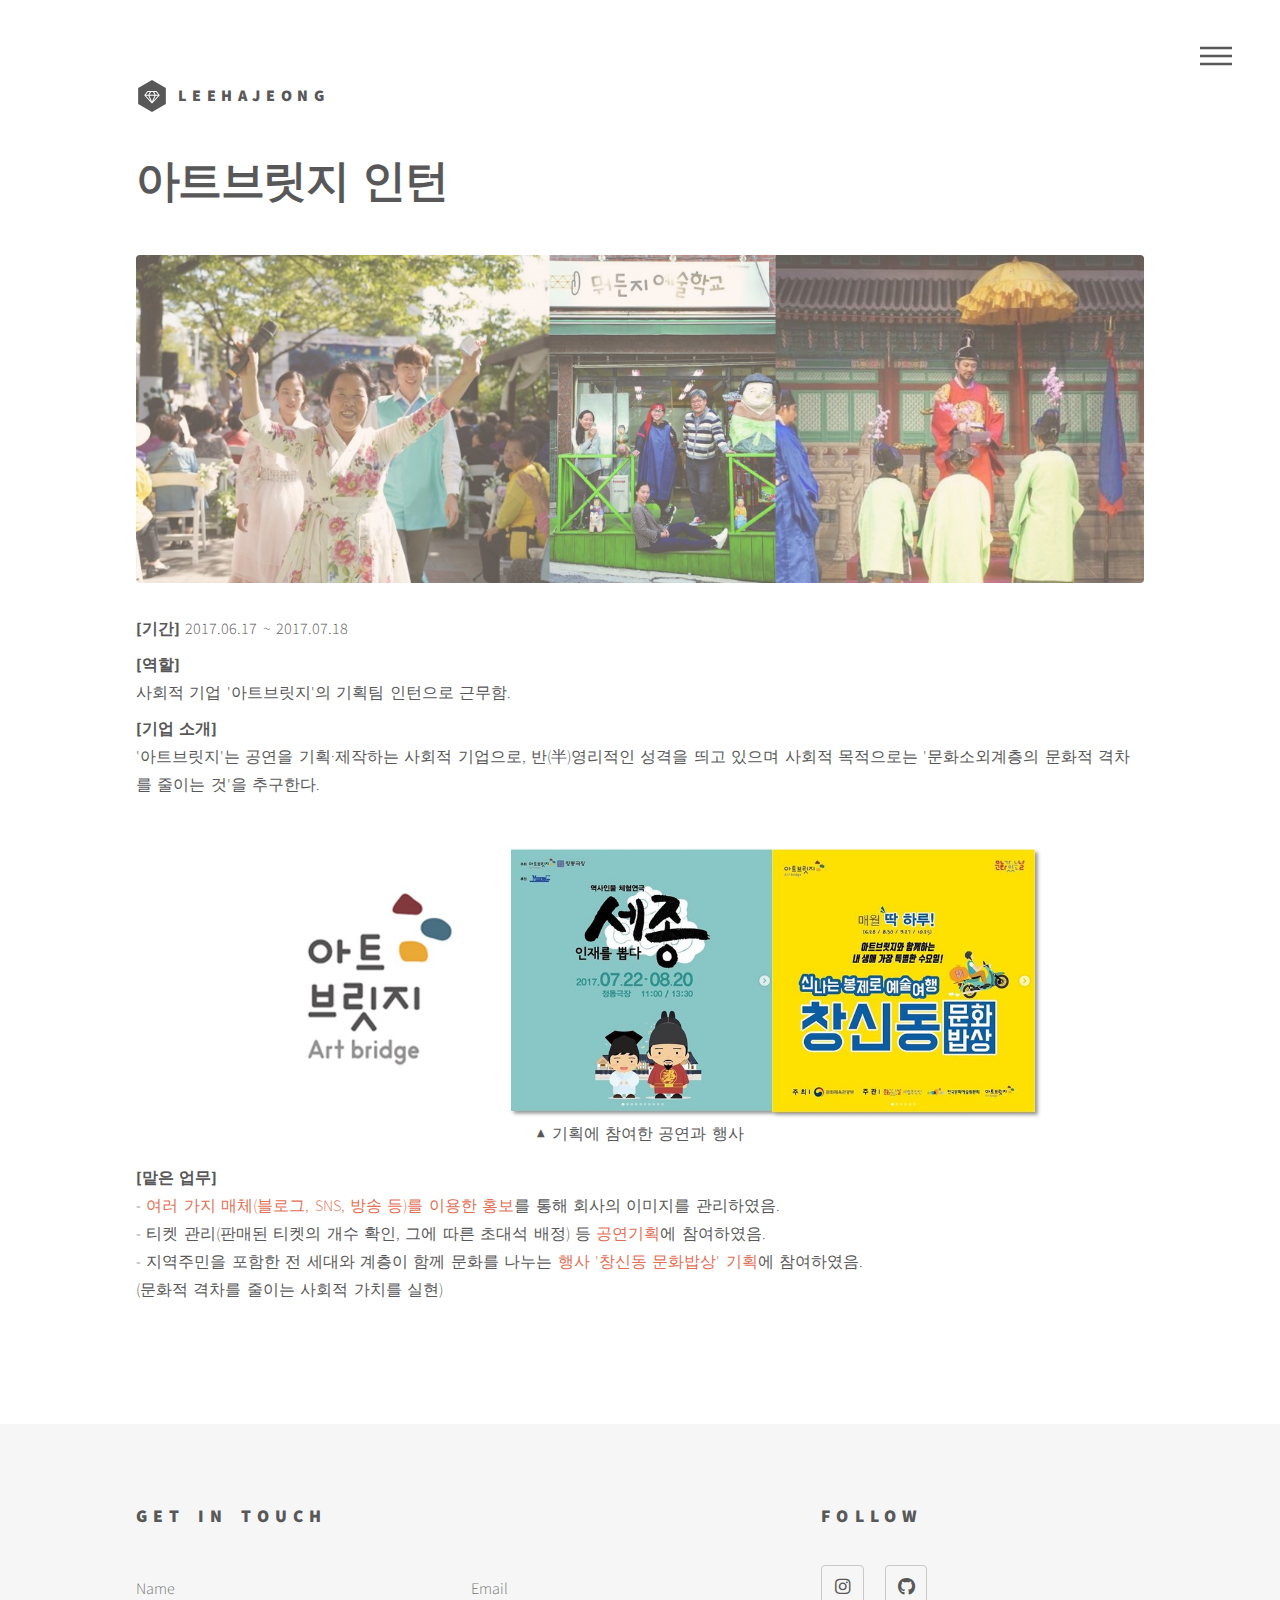
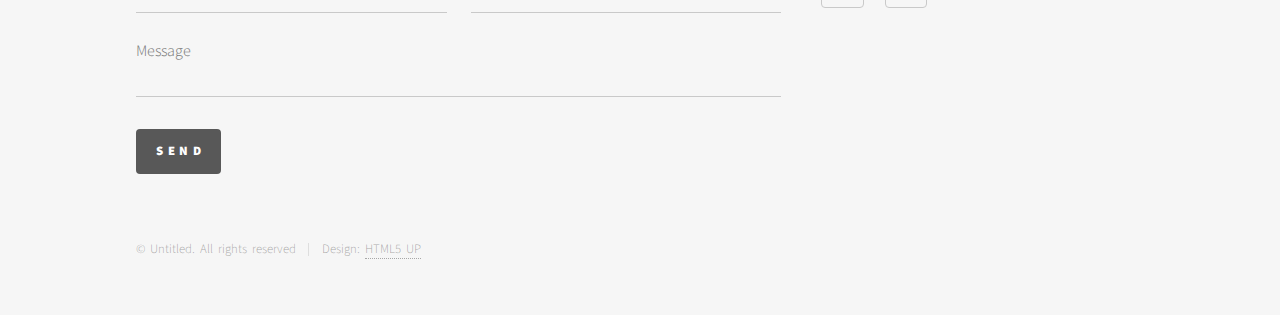
<file: intern.html>
<!DOCTYPE HTML>
<!--
	Phantom by HTML5 UP
	html5up.net | @ajlkn
	Free for personal and commercial use under the CCA 3.0 license (html5up.net/license)
-->
<html>
	<head>
		<title>LEEHAJEONG</title>
		<meta charset="utf-8" />
		<meta name="viewport" content="width=device-width, initial-scale=1, user-scalable=no" />
		<link rel="stylesheet" href="assets/css/main.css" />
		<noscript><link rel="stylesheet" href="assets/css/noscript.css" /></noscript>
	</head>
	<body class="is-preload">
		<!-- Wrapper -->
			<div id="wrapper">

				<!-- Header -->
					<header id="header">
						<div class="inner">

							<!-- Logo -->
								<a href="index.html" class="logo">
									<span class="symbol"><img src="images/logo.svg" alt="" /></span><span class="title">LEEHAJEONG</span>
								</a>

							<!-- Nav -->
								<nav>
									<ul>
										<li><a href="#menu">Menu</a></li>
									</ul>
								</nav>

						</div>
					</header>

				<!-- Menu -->
					<nav id="menu">
						<h2>Menu</h2>
						<ul>
							<li><a href="index.html">Home</a></li>
							<li><a href="profile.html">Profile</a></li>
							<li><a href="intern.html">아트브릿지 인턴</a></li>
							<li><a href="bigdata.html">빅데이터 소셜마케팅</a></li>
							<li><a href="hanium.html">한이음 프로젝트</a></li>
							<li><a href="python.html">Python 크롤링</a></li>
							<li><a href="javascript.html">Javascript 동적기능</a></li>
						</ul>
					</nav>

				<!-- Main -->
					<div id="main">
						<div class="inner">
							<h1>아트브릿지 인턴</h1>
							<span class="image main"><img src="images\아트브릿지 실사.jpg" style="margin: 0 0 3em 0;" alt=""/></span>
							<p><strong>[기간]</strong> 2017.06.17 ~ 2017.07.18</p>
							<p><strong>[역할]</strong></br> 사회적 기업 '아트브릿지'의 기획팀 인턴으로 근무함.</p>
							<p><strong>[기업 소개]</strong></br>'아트브릿지'는 공연을 기획·제작하는 사회적 기업으로, 반(半)영리적인 성격을 띄고 있으며 사회적 목적으로는 '문화소외계층의 문화적 격차를
								줄이는 것'을 추구한다.
							</p>
							<span class="image main"><img src="images/그림1.jpg" style="max-width: 80%; height: auto; display: block; margin: 3em auto 0 auto;" alt="" /><p style = "text-align: center;margin: 0 0 2em 0;">▲ 기획에 참여한 공연과 행사</p></span>
							<p><strong>[맡은 업무]</strong></br>
								- <big style="color: #e17055;">여러 가지 매체(블로그, SNS, 방송 등)를 이용한 홍보</big>를 통해 회사의 이미지를 관리하였음.</br>
								- 티켓 관리(판매된 티켓의 개수 확인, 그에 따른 초대석 배정) 등 <big style="color: #e17055;">공연기획</big>에 참여하였음.</br>
								- 지역주민을 포함한 전 세대와 계층이 함께 문화를 나누는 <big style="color: #e17055;">행사 '창신동 문화밥상' 기획</big>에 참여하였음.</br>
								(문화적 격차를 줄이는 사회적 가치를 실현)
							</p>

							</div>
					</div>

				<!-- Footer -->
					<footer id="footer">
						<div class="inner">
							<section>
								<h2>Get in touch</h2>
								<form method="post" action="#">
									<div class="fields">
										<div class="field half">
											<input type="text" name="name" id="name" placeholder="Name" />
										</div>
										<div class="field half">
											<input type="email" name="email" id="email" placeholder="Email" />
										</div>
										<div class="field">
											<textarea name="message" id="message" placeholder="Message"></textarea>
										</div>
									</div>
									<ul class="actions">
										<li><input type="submit" value="Send" class="primary" /></li>
									</ul>
								</form>
							</section>
							<section>
								<h2>Follow</h2>
								<ul class="icons">
									<li><a href="https://www.instagram.com/eee961210eee/" class="icon brands style2 fa-instagram"><span class="label">Instagram</span></a></li>
									<li><a href="https://github.com/healtheefart" class="icon brands style2 fa-github"><span class="label">GitHub</span></a></li>
								</ul>
							</section>
							<ul class="copyright">
								<li>&copy; Untitled. All rights reserved</li><li>Design: <a href="http://html5up.net">HTML5 UP</a></li>
							</ul>
						</div>
					</footer>

			</div>

		<!-- Scripts -->
			<script src="assets/js/jquery.min.js"></script>
			<script src="assets/js/browser.min.js"></script>
			<script src="assets/js/breakpoints.min.js"></script>
			<script src="assets/js/util.js"></script>
			<script src="assets/js/main.js"></script>

	</body>
</html>
</file>
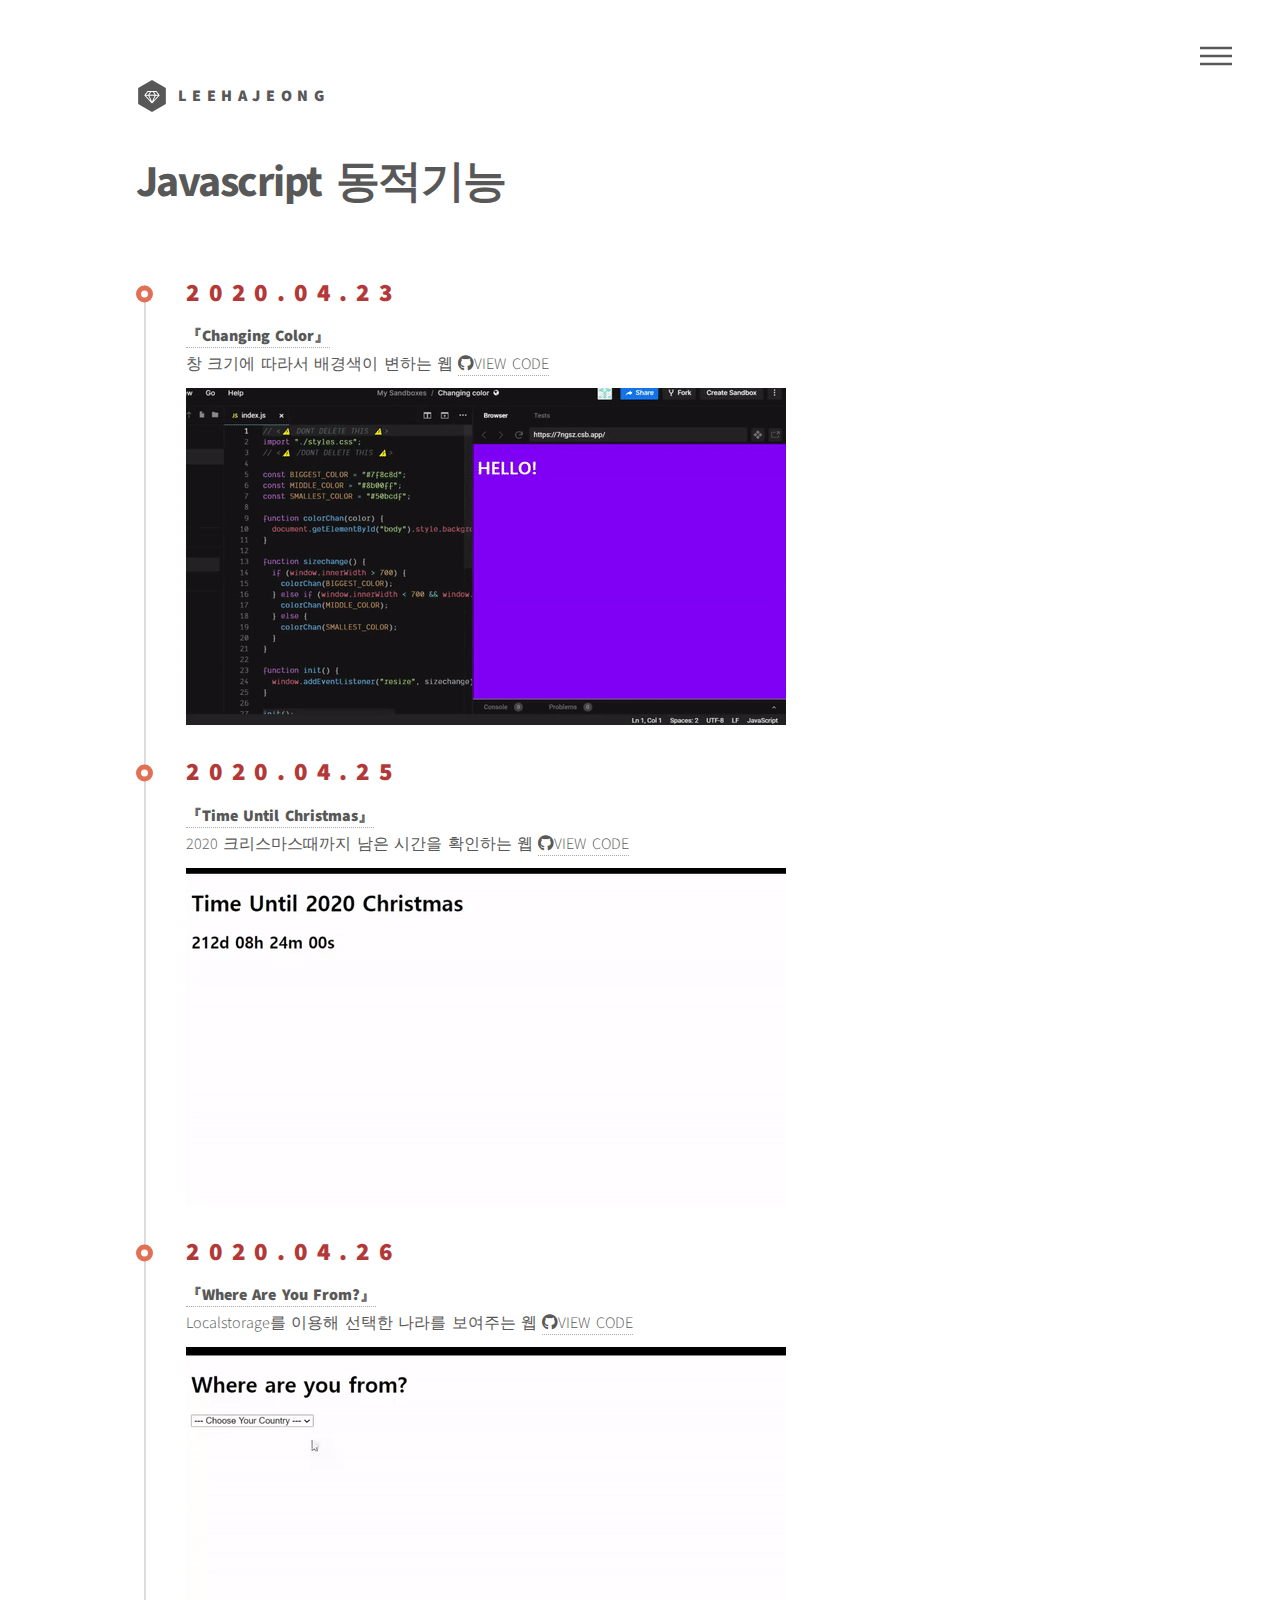
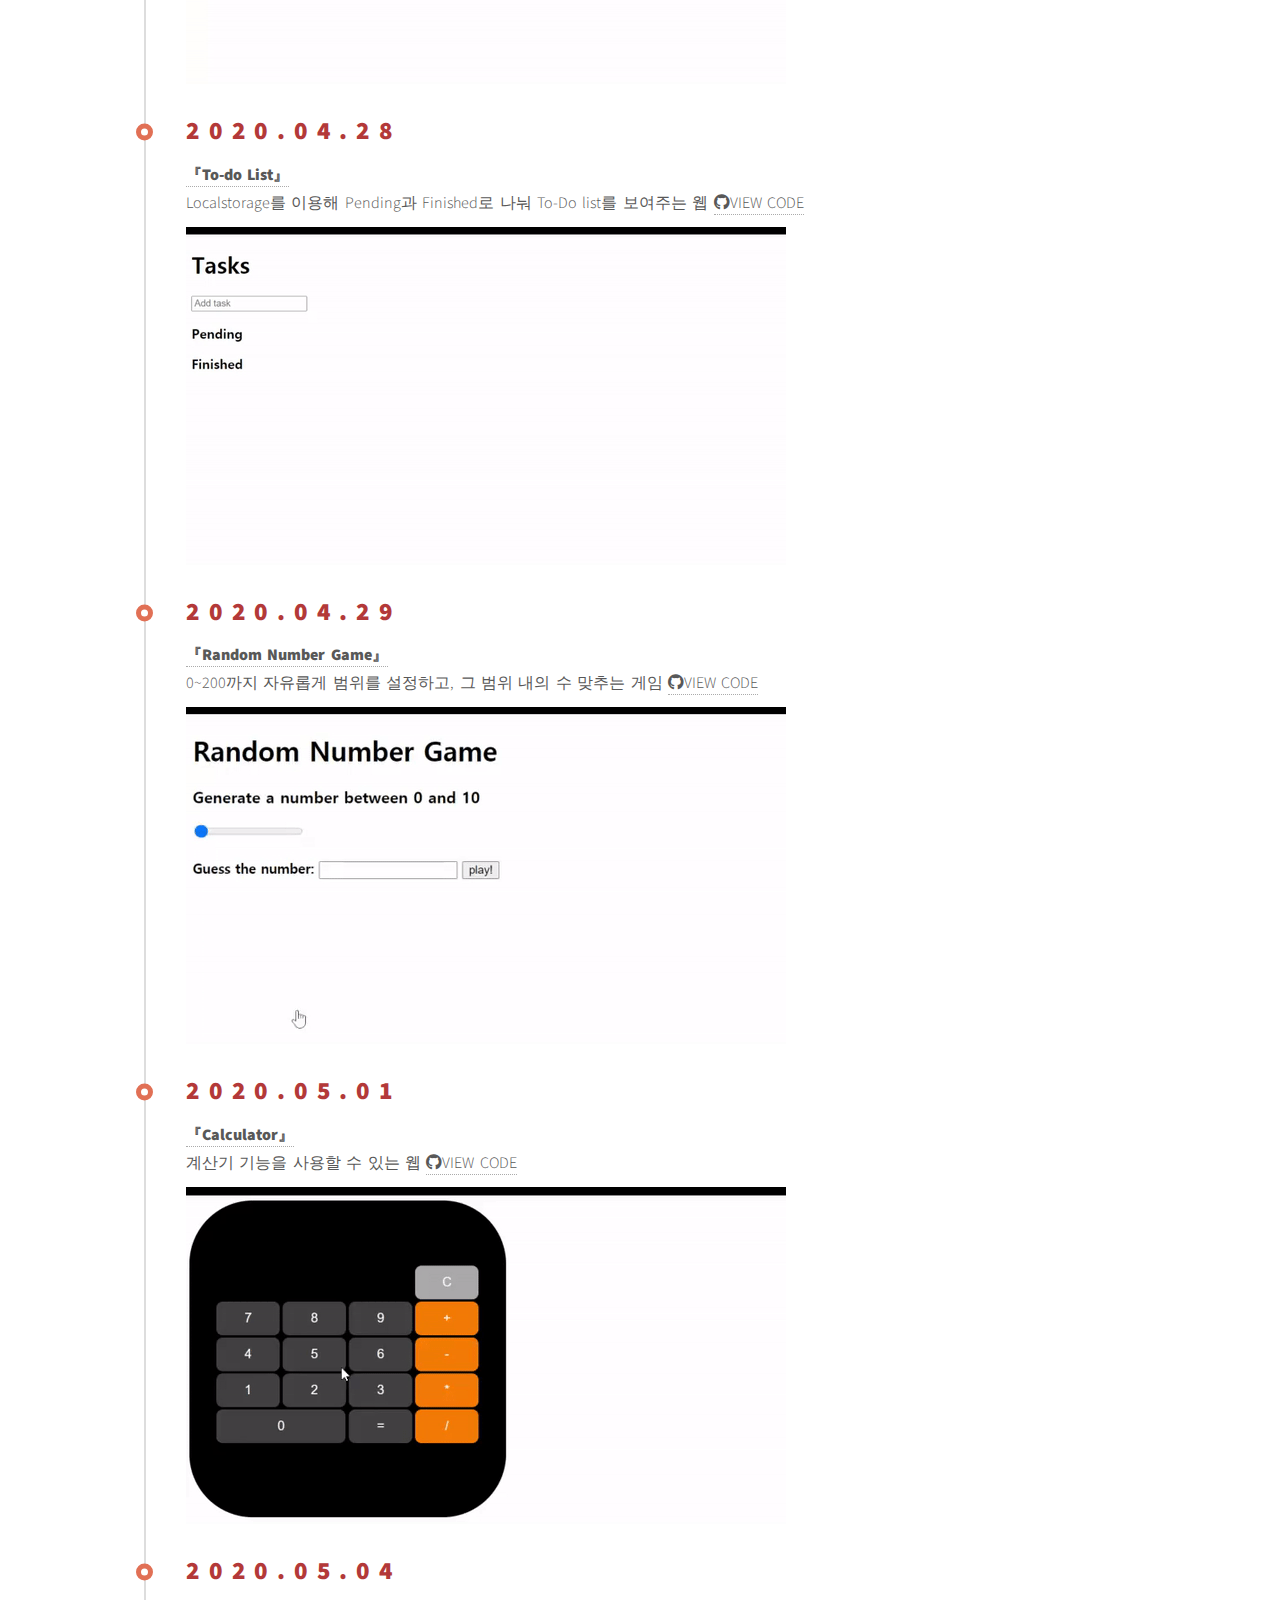
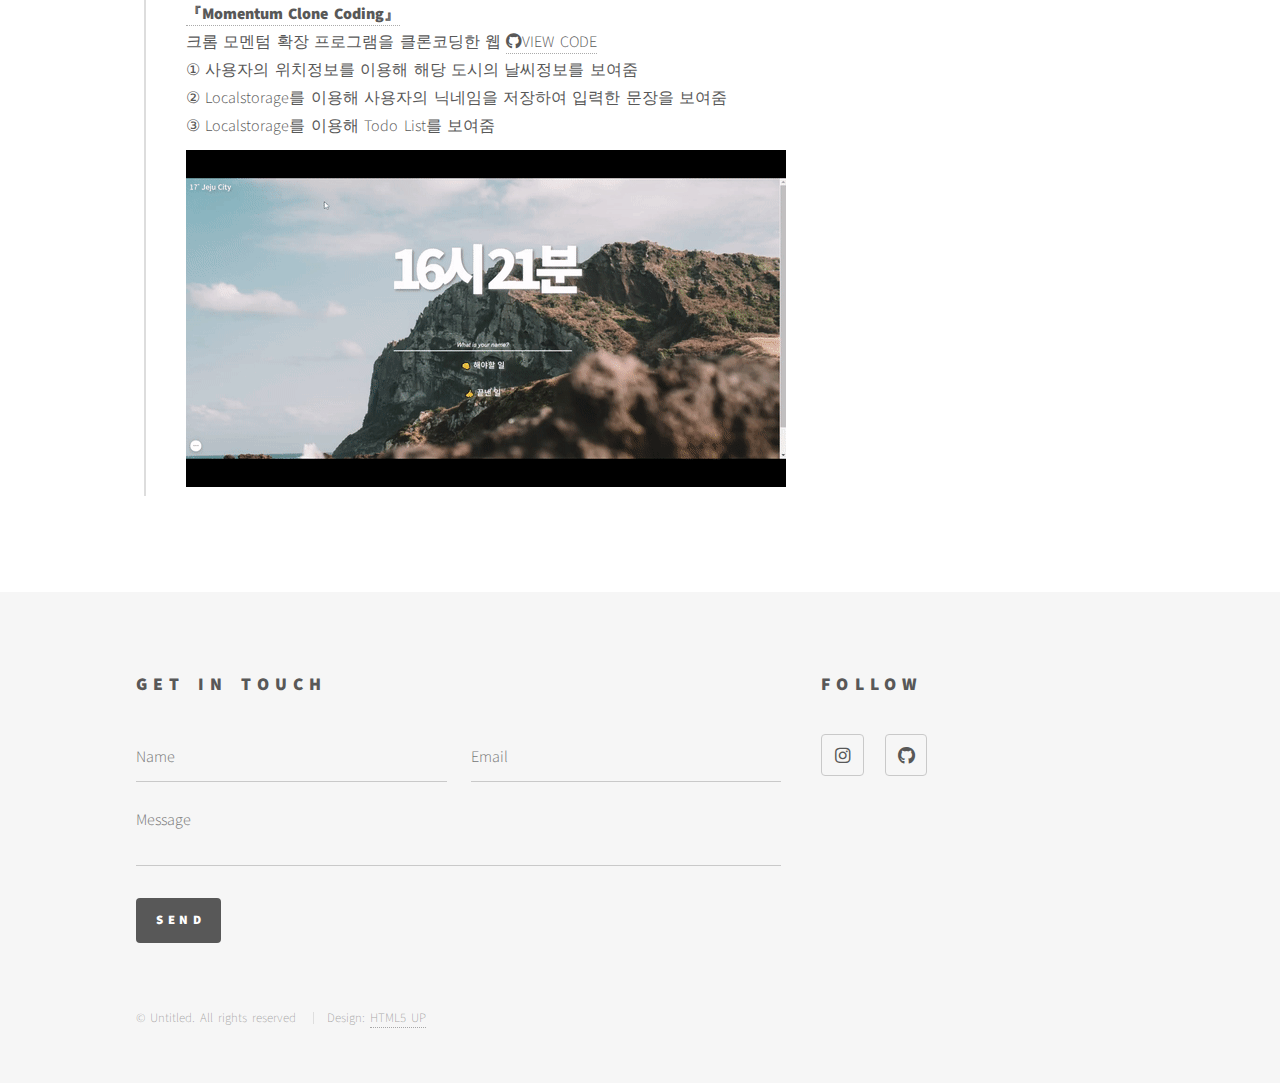
<file: javascript.html>
<!DOCTYPE HTML>
<!--
	Phantom by HTML5 UP
	html5up.net | @ajlkn
	Free for personal and commercial use under the CCA 3.0 license (html5up.net/license)
-->
<html>

<head>
	<title>LEEHAJEONG</title>
	<meta charset="utf-8" />
	<meta name="viewport" content="width=device-width, initial-scale=1, user-scalable=no" />
	<link rel="stylesheet" href="assets/css/main.css" />
	<noscript>
		<link rel="stylesheet" href="assets/css/noscript.css" /></noscript>
</head>

<body class="is-preload">
	<!-- Wrapper -->
	<div id="wrapper">

		<!-- Header -->
		<header id="header">
			<div class="inner">

				<!-- Logo -->
				<a href="index.html" class="logo">
					<span class="symbol"><img src="images/logo.svg" alt="" /></span><span class="title">LEEHAJEONG</span>
				</a>

				<!-- Nav -->
				<nav>
					<ul>
						<li><a href="#menu">Menu</a></li>
					</ul>
				</nav>

			</div>
		</header>

		<!-- Menu -->
		<nav id="menu">
			<h2>Menu</h2>
			<ul>
				<li><a href="index.html">Home</a></li>
				<li><a href="profile.html">Profile</a></li>
				<li><a href="intern.html">아트브릿지 인턴</a></li>
				<li><a href="bigdata.html">빅데이터 소셜마케팅</a></li>
				<li><a href="hanium.html">한이음 프로젝트</a></li>
				<li><a href="python.html">Python 크롤링</a></li>
				<li><a href="javascript.html">Javascript 동적기능</a></li>
			</ul>
		</nav>

		<!-- Main -->
		<div id="main">
			<div class="inner">
				<h1>Javascript 동적기능</h1>
				<div class="timeline">
					<div>
						<h2>2020.04.23</h2>
						<p><b><a href="https://7ngsz.csb.app/">『Changing Color』</a></b></br>
							창 크기에 따라서 배경색이 변하는 웹 <a href="https://github.com/healtheefart/JS-ChangingColor"><i class="fab fa-github"></i>VIEW CODE</a>
							</br>
							<img src="images/js-changingcolor.gif" alt="" style="max-width:95%; padding-top: 10px;">
						</p>
					</div>
					<div>
						<h2>2020.04.25</h2>
						<p><b><a href="https://h2zf5.csb.app/">『Time Until Christmas』</a></b></br>
							2020 크리스마스때까지 남은 시간을 확인하는 웹 <a href="https://github.com/healtheefart/JS-TimeUntilChristmas"><i class="fab fa-github"></i>VIEW CODE</a></br>
							<img src="images/js-timeuntilchristmas.gif" alt="" style="max-width:95%; padding-top: 10px;">
						</p>
					</div>
					<div>
						<h2>2020.04.26</h2>
						<p><b><a href="https://0sfxl.csb.app/">『Where Are You From?』</a></b></br>
							Localstorage를 이용해 선택한 나라를 보여주는 웹 <a href="https://github.com/healtheefart/JS-WhereRUFrom"><i class="fab fa-github"></i>VIEW CODE</a></br>
							<img src="images/js-whereareyoufrom.gif" alt="" style="max-width:95%; padding-top: 10px;">
						</p>
					</div>
					<div>
						<h2>2020.04.28</h2>
						<p><b><a href="https://on44n.csb.app/">『To-do List』</a></b></br>
							Localstorage를 이용해 Pending과 Finished로 나눠 To-Do list를 보여주는 웹 <a href="https://github.com/healtheefart/JS-ToDoList"><i class="fab fa-github"></i>VIEW CODE</a></br>
							<img src="images/js-todolist.gif" alt="" style="max-width:95%; padding-top: 10px;">
						</p>
					</div>
					<div>
						<h2>2020.04.29</h2>
						<p><b><a href="https://l2791.csb.app/">『Random Number Game』</a></b></br>
							0~200까지 자유롭게 범위를 설정하고, 그 범위 내의 수 맞추는 게임 <a href="https://github.com/healtheefart/JS-RandomNumberGame"><i class="fab fa-github"></i>VIEW CODE</a></br>
							<img src="images/js-randomnumbergame.gif" alt="" style="max-width:95%; padding-top: 10px;">
						</p>
					</div>
					<div>
						<h2>2020.05.01</h2>
						<p><b><a href="https://87oyi.csb.app/">『Calculator』</a></b></br>
							계산기 기능을 사용할 수 있는 웹 <a href="https://github.com/healtheefart/JS-Calculator"><i class="fab fa-github"></i>VIEW CODE</a></br>
							<img src="images/js-calculator.gif" alt="" style="max-width:95%; padding-top: 10px;">
						</p>
					</div>
					<div>
						<h2>2020.05.04</h2>
						<p><b><a href="https://8eg18.csb.app/">『Momentum Clone Coding』</a></b></br>
							크롬 모멘텀 확장 프로그램을 클론코딩한 웹 <a href="https://github.com/healtheefart/JS-MomentumClone"><i class="fab fa-github"></i>VIEW CODE</a></br>
							① 사용자의 위치정보를 이용해 해당 도시의 날씨정보를 보여줌</br>
							② Localstorage를 이용해 사용자의 닉네임을 저장하여 입력한 문장을 보여줌</br>
							③ Localstorage를 이용해 Todo List를 보여줌</br>
							<img src="images/js-momentum.gif" alt="" style="max-width:95%; padding-top: 10px;">
						</p>
					</div>
				</div>
			</div>
		</div>

		<!-- Footer -->
		<footer id="footer">
			<div class="inner">
				<section>
					<h2>Get in touch</h2>
					<form method="post" action="#">
						<div class="fields">
							<div class="field half">
								<input type="text" name="name" id="name" placeholder="Name" />
							</div>
							<div class="field half">
								<input type="email" name="email" id="email" placeholder="Email" />
							</div>
							<div class="field">
								<textarea name="message" id="message" placeholder="Message"></textarea>
							</div>
						</div>
						<ul class="actions">
							<li><input type="submit" value="Send" class="primary" /></li>
						</ul>
					</form>
				</section>
				<section>
					<h2>Follow</h2>
					<ul class="icons">
						<li><a href="https://www.instagram.com/eee961210eee/" class="icon brands style2 fa-instagram"><span class="label">Instagram</span></a></li>
						<li><a href="https://github.com/healtheefart" class="icon brands style2 fa-github"><span class="label">GitHub</span></a></li>
					</ul>
				</section>
				<ul class="copyright">
					<li>&copy; Untitled. All rights reserved</li>
					<li>Design: <a href="http://html5up.net">HTML5 UP</a></li>
				</ul>
			</div>
		</footer>

	</div>

	<!-- Scripts -->
	<script src="assets/js/jquery.min.js"></script>
	<script src="assets/js/browser.min.js"></script>
	<script src="assets/js/breakpoints.min.js"></script>
	<script src="assets/js/util.js"></script>
	<script src="assets/js/main.js"></script>

</body>

</html>
</file>
<file: assets/css/noscript.css>
/*
	Phantom by HTML5 UP
	html5up.net | @ajlkn
	Free for personal and commercial use under the CCA 3.0 license (html5up.net/license)
*/

/* Tiles */

	body.is-preload .tiles article {
		-moz-transform: none;
		-webkit-transform: none;
		-ms-transform: none;
		transform: none;
		opacity: 1;
	}
</file>
<file: assets/css/main.css>
@import url(fontawesome-all.min.css);
@import url("https://fonts.googleapis.com/css?family=Source+Sans+Pro:300,700,900");

/*
	Phantom by HTML5 UP
	html5up.net | @ajlkn
	Free for personal and commercial use under the CCA 3.0 license (html5up.net/license)
*/
html, body, div, span, applet, object,
iframe, h1, h2, h3, h4, h5, h6, p, blockquote,
pre, a, abbr, acronym, address, big, cite,
code, del, dfn, em, img, ins, kbd, q, s, samp,
small, strike, strong, sub, sup, tt, var, b,
u, i, center, dl, dt, dd, ol, ul, li, fieldset,
form, label, legend, table, caption, tbody,
tfoot, thead, tr, th, td, article, aside,
canvas, details, embed, figure, figcaption,
footer, header, hgroup, menu, nav, output, ruby,
section, summary, time, mark, audio, video {
  margin: 0;
  padding: 0;
  border: 0;
  font-size: 100%;
  font: inherit;
  vertical-align: baseline;
  word-spacing: 0.15em;
}

.timeline h2 {
	color: #b33939;
	font-size: 25px;
  margin: 0;
  position: relative;
}

.timeline h2::before {
  content: "";
  position: absolute;
  left: -50px;
  width: 17px;
  height: 17px;
  border-radius: 100%;
  background: #fff;
  border: 5px solid #e17055;
  box-sizing: border-box;
	top: 50%; transform: translateY(-50%);
}
.timeline p {
	padding: 10px 0 0;
	margin: 0;
}
.timeline div {
  padding: 20px 0 0 50px;
	position: relative;
}
.timeline div::before{
	content: "";
	position: absolute;
	left: 7.5px;
	top: 0;
	width: 2px;
	height: 100%;
	background: #ddd;
}

.timeline div:first-child:before{
	top: 30px;
	height: cal(100% - 30px);
}

article, aside, details, figcaption, figure,
footer, header, hgroup, menu, nav, section {
  display: block;
}

video {
  width: 100%;
  max-width: 1080px;
  height: auto;
}

body {
  line-height: 1;
}

ol, ul {
  list-style: none;
}

blockquote, q {
  quotes: none;
}

blockquote:before, blockquote:after, q:before, q:after {
  content: '';
  content: none;
}

table {
  border-collapse: collapse;
  border-spacing: 0;
}

body {
  -webkit-text-size-adjust: none;
}

mark {
  background-color: transparent;
  color: inherit;
}

input::-moz-focus-inner {
  border: 0;
  padding: 0;
}

input, select, textarea {
  -moz-appearance: none;
  -webkit-appearance: none;
  -ms-appearance: none;
  appearance: none;
}

/* Basic */
@-ms-viewport {
  width: device-width;
}

body {
  -ms-overflow-style: scrollbar;
}

@media screen and (max-width: 480px) {
  html, body {
    min-width: 320px;
  }
}

html {
  box-sizing: border-box;
}

*, *:before, *:after {
  box-sizing: inherit;
}

body {
  background: #ffffff;
}

body.is-preload *, body.is-preload *:before, body.is-preload *:after {
  -moz-animation: none !important;
  -webkit-animation: none !important;
  -ms-animation: none !important;
  animation: none !important;
  -moz-transition: none !important;
  -webkit-transition: none !important;
  -ms-transition: none !important;
  transition: none !important;
}

/* Type */
body, input, select, textarea {
  color: #585858;
  font-family: "Source Sans Pro", Helvetica, sans-serif;
  font-size: 16pt;
  font-weight: 300;
  line-height: 1.75;
}

@media screen and (max-width: 1680px) {
  body, input, select, textarea {
    font-size: 14pt;
  }
}

@media screen and (max-width: 1280px) {
  body, input, select, textarea {
    font-size: 12pt;
  }
}

a {
  -moz-transition: border-bottom-color 0.2s ease, color 0.2s ease;
  -webkit-transition: border-bottom-color 0.2s ease, color 0.2s ease;
  -ms-transition: border-bottom-color 0.2s ease, color 0.2s ease;
  transition: border-bottom-color 0.2s ease, color 0.2s ease;
  text-decoration: none;
  color: #585858;
  border-bottom: dotted 1px rgba(88, 88, 88, 0.5);
}

a:hover {
  border-bottom-color: transparent;
  color: #f2849e !important;
}

strong, b {
  font-weight: 900;
}

em, i {
  font-style: italic;
}

p {
  margin: 0 0 1.5em 0;
}

h1 {
  font-size: 2.75em;
  font-weight: 700;
  line-height: 1.3;
  margin: 0 0 1em 0;
  letter-spacing: -0.035em;
}

h1 a {
  color: inherit;
}

@media screen and (max-width: 736px) {
  h1 {
    font-size: 2em;
    margin: 0 0 1em 0;
  }
}

@media screen and (max-width: 360px) {
  h1 {
    font-size: 1.75em;
  }
}

h2, h3, h4, h5, h6 {
  font-weight: 900;
  line-height: 1.5;
  margin: 0 0 2em 0;
  text-transform: uppercase;
  letter-spacing: 0.35em;
}

h2 a, h3 a, h4 a, h5 a, h6 a {
  color: inherit;
}

h2 {
  font-size: 1.1em;
}

h3 {
  font-size: 1em;
}

h4 {
  font-size: 0.8em;
}

h5 {
  font-size: 0.8em;
}

h6 {
  font-size: 0.8em;
}

@media screen and (max-width: 980px) {
  h1 br, h2 br, h3 br, h4 br, h5 br, h6 br {
    display: none;
  }
}

@media screen and (max-width: 736px) {
  h2 {
    font-size: 1em;
  }

  h3 {
    font-size: 0.8em;
  }
}

sub {
  font-size: 0.8em;
  position: relative;
  top: 0.5em;
}

sup {
  font-size: 0.8em;
  position: relative;
  top: -0.5em;
}

blockquote {
  border-left: solid 4px #c9c9c9;
  /* font-style: italic; */
  margin: 0 0 0.5em 0;
  padding: 0.3em 0 0.3em 1em;
}

code {
  background: rgba(144, 144, 144, 0.075);
  border-radius: 4px;
  border: solid 1px #c9c9c9;
  font-family: "Courier New", monospace;
  font-size: 0.9em;
  margin: 0 0.25em;
  padding: 0.25em 0.65em;
}

pre {
  -webkit-overflow-scrolling: touch;
  font-family: "Courier New", monospace;
  font-size: 0.9em;
  margin: 0 0 2em 0;
}

pre code {
  display: block;
  line-height: 1.75;
  padding: 1em 1.5em;
  overflow-x: auto;
}

hr {
  border: 0;
  border-bottom: solid 1px #c9c9c9;
  margin: 2em 0;
}

hr.major {
  margin: 3em 0;
}

.align-left {
  text-align: left;
}

.align-center {
  text-align: center;
}

.align-right {
  text-align: right;
}

/* Row */
.row {
  display: flex;
  flex-wrap: wrap;
  box-sizing: border-box;
  align-items: stretch;
}

.row>* {
  box-sizing: border-box;
}

.row.gtr-uniform>*> :last-child {
  margin-bottom: 0;
}

.row.aln-left {
  justify-content: flex-start;
}

.row.aln-center {
  justify-content: center;
}

.row.aln-right {
  justify-content: flex-end;
}

.row.aln-top {
  align-items: flex-start;
}

.row.aln-middle {
  align-items: center;
}

.row.aln-bottom {
  align-items: flex-end;
}

.row>.imp {
  order: -1;
}

.row>.col-1 {
  width: 8.33333%;
}

.row>.off-1 {
  margin-left: 8.33333%;
}

.row>.col-2 {
  width: 16.66667%;
}

.row>.off-2 {
  margin-left: 16.66667%;
}

.row>.col-3 {
  width: 25%;
}

.row>.off-3 {
  margin-left: 25%;
}

.row>.col-4 {
  width: 33.33333%;
}

.row>.off-4 {
  margin-left: 33.33333%;
}

.row>.col-5 {
  width: 41.66667%;
}

.row>.off-5 {
  margin-left: 41.66667%;
}

.row>.col-6 {
  width: 50%;
}

.row>.off-6 {
  margin-left: 50%;
}

.row>.col-7 {
  width: 58.33333%;
}

.row>.off-7 {
  margin-left: 58.33333%;
}

.row>.col-8 {
  width: 66.66667%;
}

.row>.off-8 {
  margin-left: 66.66667%;
}

.row>.col-9 {
  width: 75%;
}

.row>.off-9 {
  margin-left: 75%;
}

.row>.col-10 {
  width: 83.33333%;
}

.row>.off-10 {
  margin-left: 83.33333%;
}

.row>.col-11 {
  width: 91.66667%;
}

.row>.off-11 {
  margin-left: 91.66667%;
}

.row>.col-12 {
  width: 100%;
}

.row>.off-12 {
  margin-left: 100%;
}

.row.gtr-0 {
  margin-top: 0;
  margin-left: 0em;
}

.row.gtr-0>* {
  padding: 0 0 0 0em;
}

.row.gtr-0.gtr-uniform {
  margin-top: 0em;
}

.row.gtr-0.gtr-uniform>* {
  padding-top: 0em;
}

.row.gtr-25 {
  margin-top: 0;
  margin-left: -0.5em;
}

.row.gtr-25>* {
  padding: 0 0 0 0.5em;
}

.row.gtr-25.gtr-uniform {
  margin-top: -0.5em;
}

.row.gtr-25.gtr-uniform>* {
  padding-top: 0.5em;
}

.row.gtr-50 {
  margin-top: 0;
  margin-left: -1em;
}

.row.gtr-50>* {
  padding: 0 0 0 1em;
}

.row.gtr-50.gtr-uniform {
  margin-top: -1em;
}

.row.gtr-50.gtr-uniform>* {
  padding-top: 1em;
}

.row {
  margin-top: 0;
  margin-left: -2em;
}

.row>* {
  padding: 0 0 0 2em;
}

.row.gtr-uniform {
  margin-top: -2em;
}

.row.gtr-uniform>* {
  padding-top: 2em;
}

.row.gtr-150 {
  margin-top: 0;
  margin-left: -3em;
}

.row.gtr-150>* {
  padding: 0 0 0 3em;
}

.row.gtr-150.gtr-uniform {
  margin-top: -3em;
}

.row.gtr-150.gtr-uniform>* {
  padding-top: 3em;
}

.row.gtr-200 {
  margin-top: 0;
  margin-left: -4em;
}

.row.gtr-200>* {
  padding: 0 0 0 4em;
}

.row.gtr-200.gtr-uniform {
  margin-top: -4em;
}

.row.gtr-200.gtr-uniform>* {
  padding-top: 4em;
}

@media screen and (max-width: 1680px) {
  .row {
    display: flex;
    flex-wrap: wrap;
    box-sizing: border-box;
    align-items: stretch;
  }

  .row>* {
    box-sizing: border-box;
  }

  .row.gtr-uniform>*> :last-child {
    margin-bottom: 0;
  }

  .row.aln-left {
    justify-content: flex-start;
  }

  .row.aln-center {
    justify-content: center;
  }

  .row.aln-right {
    justify-content: flex-end;
  }

  .row.aln-top {
    align-items: flex-start;
  }

  .row.aln-middle {
    align-items: center;
  }

  .row.aln-bottom {
    align-items: flex-end;
  }

  .row>.imp-xlarge {
    order: -1;
  }

  .row>.col-1-xlarge {
    width: 8.33333%;
  }

  .row>.off-1-xlarge {
    margin-left: 8.33333%;
  }

  .row>.col-2-xlarge {
    width: 16.66667%;
  }

  .row>.off-2-xlarge {
    margin-left: 16.66667%;
  }

  .row>.col-3-xlarge {
    width: 25%;
  }

  .row>.off-3-xlarge {
    margin-left: 25%;
  }

  .row>.col-4-xlarge {
    width: 33.33333%;
  }

  .row>.off-4-xlarge {
    margin-left: 33.33333%;
  }

  .row>.col-5-xlarge {
    width: 41.66667%;
  }

  .row>.off-5-xlarge {
    margin-left: 41.66667%;
  }

  .row>.col-6-xlarge {
    width: 50%;
  }

  .row>.off-6-xlarge {
    margin-left: 50%;
  }

  .row>.col-7-xlarge {
    width: 58.33333%;
  }

  .row>.off-7-xlarge {
    margin-left: 58.33333%;
  }

  .row>.col-8-xlarge {
    width: 66.66667%;
  }

  .row>.off-8-xlarge {
    margin-left: 66.66667%;
  }

  .row>.col-9-xlarge {
    width: 75%;
  }

  .row>.off-9-xlarge {
    margin-left: 75%;
  }

  .row>.col-10-xlarge {
    width: 83.33333%;
  }

  .row>.off-10-xlarge {
    margin-left: 83.33333%;
  }

  .row>.col-11-xlarge {
    width: 91.66667%;
  }

  .row>.off-11-xlarge {
    margin-left: 91.66667%;
  }

  .row>.col-12-xlarge {
    width: 100%;
  }

  .row>.off-12-xlarge {
    margin-left: 100%;
  }

  .row.gtr-0 {
    margin-top: 0;
    margin-left: 0em;
  }

  .row.gtr-0>* {
    padding: 0 0 0 0em;
  }

  .row.gtr-0.gtr-uniform {
    margin-top: 0em;
  }

  .row.gtr-0.gtr-uniform>* {
    padding-top: 0em;
  }

  .row.gtr-25 {
    margin-top: 0;
    margin-left: -0.5em;
  }

  .row.gtr-25>* {
    padding: 0 0 0 0.5em;
  }

  .row.gtr-25.gtr-uniform {
    margin-top: -0.5em;
  }

  .row.gtr-25.gtr-uniform>* {
    padding-top: 0.5em;
  }

  .row.gtr-50 {
    margin-top: 0;
    margin-left: -1em;
  }

  .row.gtr-50>* {
    padding: 0 0 0 1em;
  }

  .row.gtr-50.gtr-uniform {
    margin-top: -1em;
  }

  .row.gtr-50.gtr-uniform>* {
    padding-top: 1em;
  }

  .row {
    margin-top: 0;
    margin-left: -2em;
  }

  .row>* {
    padding: 0 0 0 2em;
  }

  .row.gtr-uniform {
    margin-top: -2em;
  }

  .row.gtr-uniform>* {
    padding-top: 2em;
  }

  .row.gtr-150 {
    margin-top: 0;
    margin-left: -3em;
  }

  .row.gtr-150>* {
    padding: 0 0 0 3em;
  }

  .row.gtr-150.gtr-uniform {
    margin-top: -3em;
  }

  .row.gtr-150.gtr-uniform>* {
    padding-top: 3em;
  }

  .row.gtr-200 {
    margin-top: 0;
    margin-left: -4em;
  }

  .row.gtr-200>* {
    padding: 0 0 0 4em;
  }

  .row.gtr-200.gtr-uniform {
    margin-top: -4em;
  }

  .row.gtr-200.gtr-uniform>* {
    padding-top: 4em;
  }
}

@media screen and (max-width: 1280px) {
  .row {
    display: flex;
    flex-wrap: wrap;
    box-sizing: border-box;
    align-items: stretch;
  }

  .row>* {
    box-sizing: border-box;
  }

  .row.gtr-uniform>*> :last-child {
    margin-bottom: 0;
  }

  .row.aln-left {
    justify-content: flex-start;
  }

  .row.aln-center {
    justify-content: center;
  }

  .row.aln-right {
    justify-content: flex-end;
  }

  .row.aln-top {
    align-items: flex-start;
  }

  .row.aln-middle {
    align-items: center;
  }

  .row.aln-bottom {
    align-items: flex-end;
  }

  .row>.imp-large {
    order: -1;
  }

  .row>.col-1-large {
    width: 8.33333%;
  }

  .row>.off-1-large {
    margin-left: 8.33333%;
  }

  .row>.col-2-large {
    width: 16.66667%;
  }

  .row>.off-2-large {
    margin-left: 16.66667%;
  }

  .row>.col-3-large {
    width: 25%;
  }

  .row>.off-3-large {
    margin-left: 25%;
  }

  .row>.col-4-large {
    width: 33.33333%;
  }

  .row>.off-4-large {
    margin-left: 33.33333%;
  }

  .row>.col-5-large {
    width: 41.66667%;
  }

  .row>.off-5-large {
    margin-left: 41.66667%;
  }

  .row>.col-6-large {
    width: 50%;
  }

  .row>.off-6-large {
    margin-left: 50%;
  }

  .row>.col-7-large {
    width: 58.33333%;
  }

  .row>.off-7-large {
    margin-left: 58.33333%;
  }

  .row>.col-8-large {
    width: 66.66667%;
  }

  .row>.off-8-large {
    margin-left: 66.66667%;
  }

  .row>.col-9-large {
    width: 75%;
  }

  .row>.off-9-large {
    margin-left: 75%;
  }

  .row>.col-10-large {
    width: 83.33333%;
  }

  .row>.off-10-large {
    margin-left: 83.33333%;
  }

  .row>.col-11-large {
    width: 91.66667%;
  }

  .row>.off-11-large {
    margin-left: 91.66667%;
  }

  .row>.col-12-large {
    width: 100%;
  }

  .row>.off-12-large {
    margin-left: 100%;
  }

  .row.gtr-0 {
    margin-top: 0;
    margin-left: 0em;
  }

  .row.gtr-0>* {
    padding: 0 0 0 0em;
  }

  .row.gtr-0.gtr-uniform {
    margin-top: 0em;
  }

  .row.gtr-0.gtr-uniform>* {
    padding-top: 0em;
  }

  .row.gtr-25 {
    margin-top: 0;
    margin-left: -0.5em;
  }

  .row.gtr-25>* {
    padding: 0 0 0 0.5em;
  }

  .row.gtr-25.gtr-uniform {
    margin-top: -0.5em;
  }

  .row.gtr-25.gtr-uniform>* {
    padding-top: 0.5em;
  }

  .row.gtr-50 {
    margin-top: 0;
    margin-left: -1em;
  }

  .row.gtr-50>* {
    padding: 0 0 0 1em;
  }

  .row.gtr-50.gtr-uniform {
    margin-top: -1em;
  }

  .row.gtr-50.gtr-uniform>* {
    padding-top: 1em;
  }

  .row {
    margin-top: 0;
    margin-left: -2em;
  }

  .row>* {
    padding: 0 0 0 2em;
  }

  .row.gtr-uniform {
    margin-top: -2em;
  }

  .row.gtr-uniform>* {
    padding-top: 2em;
  }

  .row.gtr-150 {
    margin-top: 0;
    margin-left: -3em;
  }

  .row.gtr-150>* {
    padding: 0 0 0 3em;
  }

  .row.gtr-150.gtr-uniform {
    margin-top: -3em;
  }

  .row.gtr-150.gtr-uniform>* {
    padding-top: 3em;
  }

  .row.gtr-200 {
    margin-top: 0;
    margin-left: -4em;
  }

  .row.gtr-200>* {
    padding: 0 0 0 4em;
  }

  .row.gtr-200.gtr-uniform {
    margin-top: -4em;
  }

  .row.gtr-200.gtr-uniform>* {
    padding-top: 4em;
  }
}

@media screen and (max-width: 980px) {
  .row {
    display: flex;
    flex-wrap: wrap;
    box-sizing: border-box;
    align-items: stretch;
  }

  .row>* {
    box-sizing: border-box;
  }

  .row.gtr-uniform>*> :last-child {
    margin-bottom: 0;
  }

  .row.aln-left {
    justify-content: flex-start;
  }

  .row.aln-center {
    justify-content: center;
  }

  .row.aln-right {
    justify-content: flex-end;
  }

  .row.aln-top {
    align-items: flex-start;
  }

  .row.aln-middle {
    align-items: center;
  }

  .row.aln-bottom {
    align-items: flex-end;
  }

  .row>.imp-medium {
    order: -1;
  }

  .row>.col-1-medium {
    width: 8.33333%;
  }

  .row>.off-1-medium {
    margin-left: 8.33333%;
  }

  .row>.col-2-medium {
    width: 16.66667%;
  }

  .row>.off-2-medium {
    margin-left: 16.66667%;
  }

  .row>.col-3-medium {
    width: 25%;
  }

  .row>.off-3-medium {
    margin-left: 25%;
  }

  .row>.col-4-medium {
    width: 33.33333%;
  }

  .row>.off-4-medium {
    margin-left: 33.33333%;
  }

  .row>.col-5-medium {
    width: 41.66667%;
  }

  .row>.off-5-medium {
    margin-left: 41.66667%;
  }

  .row>.col-6-medium {
    width: 50%;
  }

  .row>.off-6-medium {
    margin-left: 50%;
  }

  .row>.col-7-medium {
    width: 58.33333%;
  }

  .row>.off-7-medium {
    margin-left: 58.33333%;
  }

  .row>.col-8-medium {
    width: 66.66667%;
  }

  .row>.off-8-medium {
    margin-left: 66.66667%;
  }

  .row>.col-9-medium {
    width: 75%;
  }

  .row>.off-9-medium {
    margin-left: 75%;
  }

  .row>.col-10-medium {
    width: 83.33333%;
  }

  .row>.off-10-medium {
    margin-left: 83.33333%;
  }

  .row>.col-11-medium {
    width: 91.66667%;
  }

  .row>.off-11-medium {
    margin-left: 91.66667%;
  }

  .row>.col-12-medium {
    width: 100%;
  }

  .row>.off-12-medium {
    margin-left: 100%;
  }

  .row.gtr-0 {
    margin-top: 0;
    margin-left: 0em;
  }

  .row.gtr-0>* {
    padding: 0 0 0 0em;
  }

  .row.gtr-0.gtr-uniform {
    margin-top: 0em;
  }

  .row.gtr-0.gtr-uniform>* {
    padding-top: 0em;
  }

  .row.gtr-25 {
    margin-top: 0;
    margin-left: -0.375em;
  }

  .row.gtr-25>* {
    padding: 0 0 0 0.375em;
  }

  .row.gtr-25.gtr-uniform {
    margin-top: -0.375em;
  }

  .row.gtr-25.gtr-uniform>* {
    padding-top: 0.375em;
  }

  .row.gtr-50 {
    margin-top: 0;
    margin-left: -0.75em;
  }

  .row.gtr-50>* {
    padding: 0 0 0 0.75em;
  }

  .row.gtr-50.gtr-uniform {
    margin-top: -0.75em;
  }

  .row.gtr-50.gtr-uniform>* {
    padding-top: 0.75em;
  }

  .row {
    margin-top: 0;
    margin-left: -1.5em;
  }

  .row>* {
    padding: 0 0 0 1.5em;
  }

  .row.gtr-uniform {
    margin-top: -1.5em;
  }

  .row.gtr-uniform>* {
    padding-top: 1.5em;
  }

  .row.gtr-150 {
    margin-top: 0;
    margin-left: -2.25em;
  }

  .row.gtr-150>* {
    padding: 0 0 0 2.25em;
  }

  .row.gtr-150.gtr-uniform {
    margin-top: -2.25em;
  }

  .row.gtr-150.gtr-uniform>* {
    padding-top: 2.25em;
  }

  .row.gtr-200 {
    margin-top: 0;
    margin-left: -3em;
  }

  .row.gtr-200>* {
    padding: 0 0 0 3em;
  }

  .row.gtr-200.gtr-uniform {
    margin-top: -3em;
  }

  .row.gtr-200.gtr-uniform>* {
    padding-top: 3em;
  }
}

@media screen and (max-width: 736px) {
  .row {
    display: flex;
    flex-wrap: wrap;
    box-sizing: border-box;
    align-items: stretch;
  }

  .row>* {
    box-sizing: border-box;
  }

  .row.gtr-uniform>*> :last-child {
    margin-bottom: 0;
  }

  .row.aln-left {
    justify-content: flex-start;
  }

  .row.aln-center {
    justify-content: center;
  }

  .row.aln-right {
    justify-content: flex-end;
  }

  .row.aln-top {
    align-items: flex-start;
  }

  .row.aln-middle {
    align-items: center;
  }

  .row.aln-bottom {
    align-items: flex-end;
  }

  .row>.imp-small {
    order: -1;
  }

  .row>.col-1-small {
    width: 8.33333%;
  }

  .row>.off-1-small {
    margin-left: 8.33333%;
  }

  .row>.col-2-small {
    width: 16.66667%;
  }

  .row>.off-2-small {
    margin-left: 16.66667%;
  }

  .row>.col-3-small {
    width: 25%;
  }

  .row>.off-3-small {
    margin-left: 25%;
  }

  .row>.col-4-small {
    width: 33.33333%;
  }

  .row>.off-4-small {
    margin-left: 33.33333%;
  }

  .row>.col-5-small {
    width: 41.66667%;
  }

  .row>.off-5-small {
    margin-left: 41.66667%;
  }

  .row>.col-6-small {
    width: 50%;
  }

  .row>.off-6-small {
    margin-left: 50%;
  }

  .row>.col-7-small {
    width: 58.33333%;
  }

  .row>.off-7-small {
    margin-left: 58.33333%;
  }

  .row>.col-8-small {
    width: 66.66667%;
  }

  .row>.off-8-small {
    margin-left: 66.66667%;
  }

  .row>.col-9-small {
    width: 75%;
  }

  .row>.off-9-small {
    margin-left: 75%;
  }

  .row>.col-10-small {
    width: 83.33333%;
  }

  .row>.off-10-small {
    margin-left: 83.33333%;
  }

  .row>.col-11-small {
    width: 91.66667%;
  }

  .row>.off-11-small {
    margin-left: 91.66667%;
  }

  .row>.col-12-small {
    width: 100%;
  }

  .row>.off-12-small {
    margin-left: 100%;
  }

  .row.gtr-0 {
    margin-top: 0;
    margin-left: 0em;
  }

  .row.gtr-0>* {
    padding: 0 0 0 0em;
  }

  .row.gtr-0.gtr-uniform {
    margin-top: 0em;
  }

  .row.gtr-0.gtr-uniform>* {
    padding-top: 0em;
  }

  .row.gtr-25 {
    margin-top: 0;
    margin-left: -0.25em;
  }

  .row.gtr-25>* {
    padding: 0 0 0 0.25em;
  }

  .row.gtr-25.gtr-uniform {
    margin-top: -0.25em;
  }

  .row.gtr-25.gtr-uniform>* {
    padding-top: 0.25em;
  }

  .row.gtr-50 {
    margin-top: 0;
    margin-left: -0.5em;
  }

  .row.gtr-50>* {
    padding: 0 0 0 0.5em;
  }

  .row.gtr-50.gtr-uniform {
    margin-top: -0.5em;
  }

  .row.gtr-50.gtr-uniform>* {
    padding-top: 0.5em;
  }

  .row {
    margin-top: 0;
    margin-left: -1em;
  }

  .row>* {
    padding: 0 0 0 1em;
  }

  .row.gtr-uniform {
    margin-top: -1em;
  }

  .row.gtr-uniform>* {
    padding-top: 1em;
  }

  .row.gtr-150 {
    margin-top: 0;
    margin-left: -1.5em;
  }

  .row.gtr-150>* {
    padding: 0 0 0 1.5em;
  }

  .row.gtr-150.gtr-uniform {
    margin-top: -1.5em;
  }

  .row.gtr-150.gtr-uniform>* {
    padding-top: 1.5em;
  }

  .row.gtr-200 {
    margin-top: 0;
    margin-left: -2em;
  }

  .row.gtr-200>* {
    padding: 0 0 0 2em;
  }

  .row.gtr-200.gtr-uniform {
    margin-top: -2em;
  }

  .row.gtr-200.gtr-uniform>* {
    padding-top: 2em;
  }
}

@media screen and (max-width: 480px) {
  .row {
    display: flex;
    flex-wrap: wrap;
    box-sizing: border-box;
    align-items: stretch;
  }

  .row>* {
    box-sizing: border-box;
  }

  .row.gtr-uniform>*> :last-child {
    margin-bottom: 0;
  }

  .row.aln-left {
    justify-content: flex-start;
  }

  .row.aln-center {
    justify-content: center;
  }

  .row.aln-right {
    justify-content: flex-end;
  }

  .row.aln-top {
    align-items: flex-start;
  }

  .row.aln-middle {
    align-items: center;
  }

  .row.aln-bottom {
    align-items: flex-end;
  }

  .row>.imp-xsmall {
    order: -1;
  }

  .row>.col-1-xsmall {
    width: 8.33333%;
  }

  .row>.off-1-xsmall {
    margin-left: 8.33333%;
  }

  .row>.col-2-xsmall {
    width: 16.66667%;
  }

  .row>.off-2-xsmall {
    margin-left: 16.66667%;
  }

  .row>.col-3-xsmall {
    width: 25%;
  }

  .row>.off-3-xsmall {
    margin-left: 25%;
  }

  .row>.col-4-xsmall {
    width: 33.33333%;
  }

  .row>.off-4-xsmall {
    margin-left: 33.33333%;
  }

  .row>.col-5-xsmall {
    width: 41.66667%;
  }

  .row>.off-5-xsmall {
    margin-left: 41.66667%;
  }

  .row>.col-6-xsmall {
    width: 50%;
  }

  .row>.off-6-xsmall {
    margin-left: 50%;
  }

  .row>.col-7-xsmall {
    width: 58.33333%;
  }

  .row>.off-7-xsmall {
    margin-left: 58.33333%;
  }

  .row>.col-8-xsmall {
    width: 66.66667%;
  }

  .row>.off-8-xsmall {
    margin-left: 66.66667%;
  }

  .row>.col-9-xsmall {
    width: 75%;
  }

  .row>.off-9-xsmall {
    margin-left: 75%;
  }

  .row>.col-10-xsmall {
    width: 83.33333%;
  }

  .row>.off-10-xsmall {
    margin-left: 83.33333%;
  }

  .row>.col-11-xsmall {
    width: 91.66667%;
  }

  .row>.off-11-xsmall {
    margin-left: 91.66667%;
  }

  .row>.col-12-xsmall {
    width: 100%;
  }

  .row>.off-12-xsmall {
    margin-left: 100%;
  }

  .row.gtr-0 {
    margin-top: 0;
    margin-left: 0em;
  }

  .row.gtr-0>* {
    padding: 0 0 0 0em;
  }

  .row.gtr-0.gtr-uniform {
    margin-top: 0em;
  }

  .row.gtr-0.gtr-uniform>* {
    padding-top: 0em;
  }

  .row.gtr-25 {
    margin-top: 0;
    margin-left: -0.25em;
  }

  .row.gtr-25>* {
    padding: 0 0 0 0.25em;
  }

  .row.gtr-25.gtr-uniform {
    margin-top: -0.25em;
  }

  .row.gtr-25.gtr-uniform>* {
    padding-top: 0.25em;
  }

  .row.gtr-50 {
    margin-top: 0;
    margin-left: -0.5em;
  }

  .row.gtr-50>* {
    padding: 0 0 0 0.5em;
  }

  .row.gtr-50.gtr-uniform {
    margin-top: -0.5em;
  }

  .row.gtr-50.gtr-uniform>* {
    padding-top: 0.5em;
  }

  .row {
    margin-top: 0;
    margin-left: -1em;
  }

  .row>* {
    padding: 0 0 0 1em;
  }

  .row.gtr-uniform {
    margin-top: -1em;
  }

  .row.gtr-uniform>* {
    padding-top: 1em;
  }

  .row.gtr-150 {
    margin-top: 0;
    margin-left: -1.5em;
  }

  .row.gtr-150>* {
    padding: 0 0 0 1.5em;
  }

  .row.gtr-150.gtr-uniform {
    margin-top: -1.5em;
  }

  .row.gtr-150.gtr-uniform>* {
    padding-top: 1.5em;
  }

  .row.gtr-200 {
    margin-top: 0;
    margin-left: -2em;
  }

  .row.gtr-200>* {
    padding: 0 0 0 2em;
  }

  .row.gtr-200.gtr-uniform {
    margin-top: -2em;
  }

  .row.gtr-200.gtr-uniform>* {
    padding-top: 2em;
  }
}

/* Section/Article */
section.special, article.special {
  text-align: center;
}

p {
  margin-top: -1em;
}

@media screen and (max-width: 736px) {
  header p {
    margin-top: 0;
  }
}

/* Icon */
.icon {
  text-decoration: none;
  border-bottom: none;
  position: relative;
}

.icon:before {
  -moz-osx-font-smoothing: grayscale;
  -webkit-font-smoothing: antialiased;
  display: inline-block;
  font-style: normal;
  font-variant: normal;
  text-rendering: auto;
  line-height: 1;
  text-transform: none !important;
  font-family: 'Font Awesome 5 Free';
  font-weight: 400;
}

.icon>.label {
  display: none;
}

.icon:before {
  line-height: inherit;
}

.icon.solid:before {
  font-weight: 900;
}

.icon.brands:before {
  font-family: 'Font Awesome 5 Brands';
}

.icon.style2 {
  -moz-transition: background-color 0.2s ease-in-out, color 0.2s ease-in-out, border-color 0.2s ease-in-out;
  -webkit-transition: background-color 0.2s ease-in-out, color 0.2s ease-in-out, border-color 0.2s ease-in-out;
  -ms-transition: background-color 0.2s ease-in-out, color 0.2s ease-in-out, border-color 0.2s ease-in-out;
  transition: background-color 0.2s ease-in-out, color 0.2s ease-in-out, border-color 0.2s ease-in-out;
  background-color: transparent;
  border: solid 1px #c9c9c9;
  border-radius: 4px;
  width: 2.65em;
  height: 2.65em;
  display: inline-block;
  text-align: center;
  line-height: 2.65em;
  color: inherit;
}

.icon.style2:before {
  font-size: 1.1em;
}

.icon.style2:hover {
  color: #f2849e;
  border-color: #f2849e;
}

.icon.style2:active {
  background-color: rgba(242, 132, 158, 0.1);
}

/* List */
ol {
  list-style: decimal;
  margin: 0 0 2em 0;
  padding-left: 1.25em;
}

ol li {
  padding-left: 0.25em;
}

ul {
  list-style: disc;
  margin: 0 0 0.5em 0;
  padding-left: 1em;
}

ul li {
  padding-left: 0.5em;
}

ul.alt {
  list-style: none;
  padding-left: 0;
}

ul.alt li {
  border-top: solid 1px #c9c9c9;
  padding: 0.5em 0;
}

ul.alt li:first-child {
  border-top: 0;
  padding-top: 0;
}

dl {
  margin: 0 0 2em 0;
}

dl dt {
  display: block;
  font-weight: 900;
  margin: 0 0 1em 0;
}

dl dd {
  margin-left: 2em;
}

/* Actions */
ul.actions {
  display: -moz-flex;
  display: -webkit-flex;
  display: -ms-flex;
  display: flex;
  cursor: default;
  list-style: none;
  margin-left: -1em;
  padding-left: 0;
}

ul.actions li {
  padding: 0 0 0 1em;
  vertical-align: middle;
}

ul.actions.special {
  -moz-justify-content: center;
  -webkit-justify-content: center;
  -ms-justify-content: center;
  justify-content: center;
  width: 100%;
  margin-left: 0;
}

ul.actions.special li:first-child {
  padding-left: 0;
}

ul.actions.stacked {
  -moz-flex-direction: column;
  -webkit-flex-direction: column;
  -ms-flex-direction: column;
  flex-direction: column;
  margin-left: 0;
}

ul.actions.stacked li {
  padding: 1.3em 0 0 0;
}

ul.actions.stacked li:first-child {
  padding-top: 0;
}

ul.actions.fit {
  width: calc(100% + 1em);
}

ul.actions.fit li {
  -moz-flex-grow: 1;
  -webkit-flex-grow: 1;
  -ms-flex-grow: 1;
  flex-grow: 1;
  -moz-flex-shrink: 1;
  -webkit-flex-shrink: 1;
  -ms-flex-shrink: 1;
  flex-shrink: 1;
  width: 100%;
}

ul.actions.fit li>* {
  width: 100%;
}

ul.actions.fit.stacked {
  width: 100%;
}

@media screen and (max-width: 480px) {
  ul.actions:not(.fixed) {
    -moz-flex-direction: column;
    -webkit-flex-direction: column;
    -ms-flex-direction: column;
    flex-direction: column;
    margin-left: 0;
    width: 100% !important;
  }

  ul.actions:not(.fixed) li {
    -moz-flex-grow: 1;
    -webkit-flex-grow: 1;
    -ms-flex-grow: 1;
    flex-grow: 1;
    -moz-flex-shrink: 1;
    -webkit-flex-shrink: 1;
    -ms-flex-shrink: 1;
    flex-shrink: 1;
    padding: 1em 0 0 0;
    text-align: center;
    width: 100%;
  }

  ul.actions:not(.fixed) li>* {
    width: 100%;
  }

  ul.actions:not(.fixed) li:first-child {
    padding-top: 0;
  }

  ul.actions:not(.fixed) li input[type="submit"],
  ul.actions:not(.fixed) li input[type="reset"],
  ul.actions:not(.fixed) li input[type="button"],
  ul.actions:not(.fixed) li button,
  ul.actions:not(.fixed) li .button {
    width: 100%;
  }

  ul.actions:not(.fixed) li input[type="submit"].icon:before,
  ul.actions:not(.fixed) li input[type="reset"].icon:before,
  ul.actions:not(.fixed) li input[type="button"].icon:before,
  ul.actions:not(.fixed) li button.icon:before,
  ul.actions:not(.fixed) li .button.icon:before {
    margin-left: -0.5rem;
  }
}

/* Icons */
ul.icons {
  cursor: default;
  list-style: none;
  padding-left: 0;
  margin: -1em 0 2em -1em;
}

ul.icons li {
  display: inline-block;
  padding: 1em 0 0 1em;
}

/* Form */
form {
  margin: 0 0 2em 0;
  overflow-x: hidden;
}

form> :last-child {
  margin-bottom: 0;
}

form>.fields {
  display: -moz-flex;
  display: -webkit-flex;
  display: -ms-flex;
  display: flex;
  -moz-flex-wrap: wrap;
  -webkit-flex-wrap: wrap;
  -ms-flex-wrap: wrap;
  flex-wrap: wrap;
  width: calc(100% + 3em);
  margin: -1.5em 0 2em -1.5em;
}

form>.fields>.field {
  -moz-flex-grow: 0;
  -webkit-flex-grow: 0;
  -ms-flex-grow: 0;
  flex-grow: 0;
  -moz-flex-shrink: 0;
  -webkit-flex-shrink: 0;
  -ms-flex-shrink: 0;
  flex-shrink: 0;
  padding: 1.5em 0 0 1.5em;
  width: calc(100% - 1.5em);
}

form>.fields>.field.half {
  width: calc(50% - 0.75em);
}

form>.fields>.field.third {
  width: calc(100%/3 - 0.5em);
}

form>.fields>.field.quarter {
  width: calc(25% - 0.375em);
}

@media screen and (max-width: 480px) {
  form>.fields {
    width: calc(100% + 3em);
    margin: -1.5em 0 2em -1.5em;
  }

  form>.fields>.field {
    padding: 1.5em 0 0 1.5em;
    width: calc(100% - 1.5em);
  }

  form>.fields>.field.half {
    width: calc(100% - 1.5em);
  }

  form>.fields>.field.third {
    width: calc(100% - 1.5em);
  }

  form>.fields>.field.quarter {
    width: calc(100% - 1.5em);
  }
}

label {
  display: block;
  font-size: 0.9em;
  font-weight: 900;
  margin: 0 0 1em 0;
}

input[type="text"],
input[type="password"],
input[type="email"],
input[type="tel"],
select,
textarea {
  -moz-appearance: none;
  -webkit-appearance: none;
  -ms-appearance: none;
  appearance: none;
  background-color: transparent;
  border: none;
  border-radius: 0;
  border-bottom: solid 1px #c9c9c9;
  color: inherit;
  display: block;
  outline: 0;
  padding: 0;
  text-decoration: none;
  width: 100%;
}

input[type="text"]:invalid,
input[type="password"]:invalid,
input[type="email"]:invalid,
input[type="tel"]:invalid,
select:invalid,
textarea:invalid {
  box-shadow: none;
}

input[type="text"]:focus,
input[type="password"]:focus,
input[type="email"]:focus,
input[type="tel"]:focus,
select:focus,
textarea:focus {
  border-bottom-color: #f2849e;
  box-shadow: inset 0 -1px 0 0 #f2849e;
}

select {
  background-image: url("data:image/svg+xml;charset=utf8,%3Csvg xmlns='http://www.w3.org/2000/svg' width='40' height='40' preserveAspectRatio='none' viewBox='0 0 40 40'%3E%3Cpath d='M9.4,12.3l10.4,10.4l10.4-10.4c0.2-0.2,0.5-0.4,0.9-0.4c0.3,0,0.6,0.1,0.9,0.4l3.3,3.3c0.2,0.2,0.4,0.5,0.4,0.9 c0,0.4-0.1,0.6-0.4,0.9L20.7,31.9c-0.2,0.2-0.5,0.4-0.9,0.4c-0.3,0-0.6-0.1-0.9-0.4L4.3,17.3c-0.2-0.2-0.4-0.5-0.4-0.9 c0-0.4,0.1-0.6,0.4-0.9l3.3-3.3c0.2-0.2,0.5-0.4,0.9-0.4S9.1,12.1,9.4,12.3z' fill='%23c9c9c9' /%3E%3C/svg%3E");
  background-size: 1.25rem;
  background-repeat: no-repeat;
  background-position: calc(100% - 1rem) center;
  height: 3em;
  padding-right: 3em;
  text-overflow: ellipsis;
}

select option {
  background: #ffffff;
}

select:focus::-ms-value {
  background-color: transparent;
}

select::-ms-expand {
  display: none;
}

input[type="text"],
input[type="password"],
input[type="email"],
select {
  height: 3em;
}

textarea {
  padding: 0;
  min-height: 3.75em;
}

input[type="checkbox"],
input[type="radio"] {
  -moz-appearance: none;
  -webkit-appearance: none;
  -ms-appearance: none;
  appearance: none;
  display: block;
  float: left;
  margin-right: -2em;
  opacity: 0;
  width: 1em;
  z-index: -1;
}

input[type="checkbox"]+label,
input[type="radio"]+label {
  text-decoration: none;
  color: #585858;
  cursor: pointer;
  display: inline-block;
  font-size: 1em;
  font-weight: 300;
  padding-left: 2.55em;
  padding-right: 0.75em;
  position: relative;
}

input[type="checkbox"]+label:before,
input[type="radio"]+label:before {
  -moz-osx-font-smoothing: grayscale;
  -webkit-font-smoothing: antialiased;
  display: inline-block;
  font-style: normal;
  font-variant: normal;
  text-rendering: auto;
  line-height: 1;
  text-transform: none !important;
  font-family: 'Font Awesome 5 Free';
  font-weight: 900;
}

input[type="checkbox"]+label:before,
input[type="radio"]+label:before {
  border-radius: 4px;
  border: solid 1px #c9c9c9;
  content: '';
  display: inline-block;
  font-size: 0.8em;
  height: 2.25em;
  left: 0;
  line-height: 2.25em;
  position: absolute;
  text-align: center;
  top: 0;
  width: 2.25em;
}

input[type="checkbox"]:checked+label:before,
input[type="radio"]:checked+label:before {
  background: #585858;
  border-color: #585858;
  color: #ffffff;
  content: '\f00c';
}

input[type="checkbox"]:focus+label:before,
input[type="radio"]:focus+label:before {
  border-color: #f2849e;
  box-shadow: 0 0 0 1px #f2849e;
}

input[type="checkbox"]+label:before {
  border-radius: 4px;
}

input[type="radio"]+label:before {
  border-radius: 100%;
}

/* Box */
.box {
  border-radius: 4px;
  border: solid 1px #c9c9c9;
  margin-bottom: 2em;
  padding: 1.5em;
}

.box> :last-child,
.box> :last-child> :last-child,
.box> :last-child> :last-child> :last-child {
  margin-bottom: 0;
}

.box.alt {
  border: 0;
  border-radius: 0;
  padding: 0;
}

/* Image */
.image {
  border-radius: 4px;
  border: 0;
  display: inline-block;
  position: relative;
}

.image img {
  border-radius: 4px;
  display: block;
}

.image.left, .image.right {
  max-width: 40%;
}

.image.left img, .image.right img {
  width: 100%;
}

.image.left {
  float: left;
  padding: 0 1.5em 1em 0;
  top: 0.25em;
}

.image.right {
  float: right;
  padding: 0 0 1em 1.5em;
  top: 0.25em;
}

.image.fit {
  display: block;
  margin: 0 0 2em 0;
  width: 100%;
}

.image.fit img {
  width: 100%;
}

.image.main {
  display: block;
  margin: 0 0 0em 0;
  width: 100%;
}

.image.main img {
  width: 100%;
}

@media screen and (max-width: 736px) {
  .image.main {
    margin: 0 0 2em 0;
  }
}

/* Table */
.table-wrapper {
  -webkit-overflow-scrolling: touch;
  overflow-x: auto;
}

table {
  margin: 0 0 2em 0;
  width: 100%;
}

table tbody tr {
  border: solid 1px #c9c9c9;
  border-left: 0;
  border-right: 0;
}

table tbody tr:nth-child(2n + 1) {
  background-color: rgba(144, 144, 144, 0.075);
}

table td {
  padding: 0.75em 0.75em;
}

table th {
  font-size: 0.9em;
  font-weight: 900;
  padding: 0 0.75em 0.75em 0.75em;
  text-align: left;
}

table thead {
  border-bottom: solid 2px #c9c9c9;
}

table tfoot {
  border-top: solid 2px #c9c9c9;
}

table.alt {
  border-collapse: separate;
}

table.alt tbody tr td {
  border: solid 1px #c9c9c9;
  border-left-width: 0;
  border-top-width: 0;
}

table.alt tbody tr td:first-child {
  border-left-width: 1px;
}

table.alt tbody tr:first-child td {
  border-top-width: 1px;
}

table.alt thead {
  border-bottom: 0;
}

table.alt tfoot {
  border-top: 0;
}

/* Button */
input[type="submit"],
input[type="reset"],
input[type="button"],
button,
.button {
  -moz-appearance: none;
  -webkit-appearance: none;
  -ms-appearance: none;
  appearance: none;
  -moz-transition: background-color 0.2s ease-in-out, color 0.2s ease-in-out, box-shadow 0.2s ease-in-out;
  -webkit-transition: background-color 0.2s ease-in-out, color 0.2s ease-in-out, box-shadow 0.2s ease-in-out;
  -ms-transition: background-color 0.2s ease-in-out, color 0.2s ease-in-out, box-shadow 0.2s ease-in-out;
  transition: background-color 0.2s ease-in-out, color 0.2s ease-in-out, box-shadow 0.2s ease-in-out;
  background-color: transparent;
  border-radius: 4px;
  border: 0;
  box-shadow: inset 0 0 0 2px #585858;
  color: #585858 !important;
  cursor: pointer;
  display: inline-block;
  font-size: 0.8em;
  font-weight: 900;
  height: 3.5em;
  letter-spacing: 0.35em;
  line-height: 3.45em;
  overflow: hidden;
  padding: 0 1.25em 0 1.6em;
  text-align: center;
  text-decoration: none;
  text-overflow: ellipsis;
  text-transform: uppercase;
  white-space: nowrap;
}

input[type="submit"].icon:before,
input[type="reset"].icon:before,
input[type="button"].icon:before,
button.icon:before,
.button.icon:before {
  margin-right: 0.5em;
}

input[type="submit"].fit,
input[type="reset"].fit,
input[type="button"].fit,
button.fit,
.button.fit {
  width: 100%;
}

input[type="submit"]:hover,
input[type="reset"]:hover,
input[type="button"]:hover,
button:hover,
.button:hover {
  color: #f2849e !important;
  box-shadow: inset 0 0 0 2px #f2849e;
}

input[type="submit"]:active,
input[type="reset"]:active,
input[type="button"]:active,
button:active,
.button:active {
  background-color: rgba(242, 132, 158, 0.1);
}

input[type="submit"].small,
input[type="reset"].small,
input[type="button"].small,
button.small,
.button.small {
  font-size: 0.6em;
}

input[type="submit"].large,
input[type="reset"].large,
input[type="button"].large,
button.large,
.button.large {
  font-size: 1em;
}

input[type="submit"].primary,
input[type="reset"].primary,
input[type="button"].primary,
button.primary,
.button.primary {
  box-shadow: none;
  background-color: #585858;
  color: #ffffff !important;
}

input[type="submit"].primary:hover,
input[type="reset"].primary:hover,
input[type="button"].primary:hover,
button.primary:hover,
.button.primary:hover {
  background-color: #f2849e;
}

input[type="submit"].primary:active,
input[type="reset"].primary:active,
input[type="button"].primary:active,
button.primary:active,
.button.primary:active {
  background-color: #ee5f81;
}

input[type="submit"].disabled, input[type="submit"]:disabled,
input[type="reset"].disabled,
input[type="reset"]:disabled,
input[type="button"].disabled,
input[type="button"]:disabled,
button.disabled,
button:disabled,
.button.disabled,
.button:disabled {
  pointer-events: none;
  opacity: 0.25;
}

/* Tiles */
.tiles {
  display: -moz-flex;
  display: -webkit-flex;
  display: -ms-flex;
  display: flex;
  -moz-flex-wrap: wrap;
  -webkit-flex-wrap: wrap;
  -ms-flex-wrap: wrap;
  flex-wrap: wrap;
  postiion: relative;
  margin: -2.5em 0 0 -2.5em;
}

.tiles article {
  -moz-transition: -moz-transform 0.5s ease, opacity 0.5s ease;
  -webkit-transition: -webkit-transform 0.5s ease, opacity 0.5s ease;
  -ms-transition: -ms-transform 0.5s ease, opacity 0.5s ease;
  transition: transform 0.5s ease, opacity 0.5s ease;
  position: relative;
  width: calc(33.33333% - 2.5em);
  margin: 2.5em 0 0 2.5em;
}

.tiles article>.image {
  -moz-transition: -moz-transform 0.5s ease;
  -webkit-transition: -webkit-transform 0.5s ease;
  -ms-transition: -ms-transform 0.5s ease;
  transition: transform 0.5s ease;
  position: relative;
  display: block;
  width: 100%;
  border-radius: 4px;
  overflow: hidden;
}

.tiles article>.image img {
  display: block;
  width: 100%;
}

.tiles article>.image:before {
  pointer-events: none;
  -moz-transition: background-color 0.5s ease, opacity 0.5s ease;
  -webkit-transition: background-color 0.5s ease, opacity 0.5s ease;
  -ms-transition: background-color 0.5s ease, opacity 0.5s ease;
  transition: background-color 0.5s ease, opacity 0.5s ease;
  content: '';
  display: block;
  position: absolute;
  top: 0;
  left: 0;
  width: 100%;
  height: 100%;
  opacity: 1.0;
  z-index: 1;
  opacity: 0.8;
}

.tiles article>.image:after {
  pointer-events: none;
  -moz-transition: opacity 0.5s ease;
  -webkit-transition: opacity 0.5s ease;
  -ms-transition: opacity 0.5s ease;
  transition: opacity 0.5s ease;
  content: '';
  display: block;
  position: absolute;
  top: 0;
  left: 0;
  width: 100%;
  height: 100%;
  background-image: url("data:image/svg+xml;charset=utf8,%3Csvg xmlns='http://www.w3.org/2000/svg' width='100' height='100' viewBox='0 0 100 100' preserveAspectRatio='none'%3E%3Cstyle%3Eline %7B stroke-width: 0.25px%3B stroke: %23ffffff%3B %7D%3C/style%3E%3Cline x1='0' y1='0' x2='100' y2='100' /%3E%3Cline x1='100' y1='0' x2='0' y2='100' /%3E%3C/svg%3E");
  background-position: center;
  background-repeat: no-repeat;
  background-size: 100% 100%;
  opacity: 0.25;
  z-index: 2;
}

.tiles article>a {
  display: -moz-flex;
  display: -webkit-flex;
  display: -ms-flex;
  display: flex;
  -moz-flex-direction: column;
  -webkit-flex-direction: column;
  -ms-flex-direction: column;
  flex-direction: column;
  -moz-align-items: center;
  -webkit-align-items: center;
  -ms-align-items: center;
  align-items: center;
  -moz-justify-content: center;
  -webkit-justify-content: center;
  -ms-justify-content: center;
  justify-content: center;
  -moz-transition: background-color 0.5s ease, -moz-transform 0.5s ease;
  -webkit-transition: background-color 0.5s ease, -webkit-transform 0.5s ease;
  -ms-transition: background-color 0.5s ease, -ms-transform 0.5s ease;
  transition: background-color 0.5s ease, transform 0.5s ease;
  position: absolute;
  top: 0;
  left: 0;
  width: 100%;
  height: 100%;
  padding: 1em;
  border-radius: 4px;
  border-bottom: 0;
  color: #ffffff;
  text-align: center;
  text-decoration: none;
  z-index: 3;
}

.tiles article>a> :last-child {
  margin: 0;
}

.tiles article>a:hover {
  color: #ffffff !important;
}

.tiles article>a h2 {
  margin: 0;
}

.tiles article>a .content {
  -moz-transition: max-height 0.5s ease, opacity 0.5s ease;
  -webkit-transition: max-height 0.5s ease, opacity 0.5s ease;
  -ms-transition: max-height 0.5s ease, opacity 0.5s ease;
  transition: max-height 0.5s ease, opacity 0.5s ease;
  width: 100%;
  max-height: 0;
  line-height: 1.5;
  margin-top: 0.35em;
  opacity: 0;
}

.tiles article>a .content> :last-child {
  margin-bottom: 0;
}

.tiles article.style1>.image:before {
  background-color: #f2849e;
}

.tiles article.style2>.image:before {
  background-color: #7ecaf6;
}

.tiles article.style3>.image:before {
  background-color: #7bd0c1;
}

.tiles article.style4>.image:before {
  background-color: #c75b9b;
}

.tiles article.style5>.image:before {
  background-color: #ae85ca;
}

.tiles article.style6>.image:before {
  background-color: #8499e7;
}

body:not(.is-touch) .tiles article:hover>.image {
  -moz-transform: scale(1.1);
  -webkit-transform: scale(1.1);
  -ms-transform: scale(1.1);
  transform: scale(1.1);
}

body:not(.is-touch) .tiles article:hover>.image:before {
  background-color: #333333;
  opacity: 0.35;
}

body:not(.is-touch) .tiles article:hover>.image:after {
  opacity: 0;
}

body:not(.is-touch) .tiles article:hover .content {
  max-height: 15em;
  opacity: 1;
}

*+.tiles {
  margin-top: 2em;
}

body.is-preload .tiles article {
  -moz-transform: scale(0.9);
  -webkit-transform: scale(0.9);
  -ms-transform: scale(0.9);
  transform: scale(0.9);
  opacity: 0;
}

body.is-touch .tiles article .content {
  max-height: 15em;
  opacity: 1;
}

@media screen and (max-width: 1280px) {
  .tiles {
    margin: -1.25em 0 0 -1.25em;
  }

  .tiles article {
    width: calc(33.33333% - 1.25em);
    margin: 1.25em 0 0 1.25em;
  }
}

@media screen and (max-width: 980px) {
  .tiles {
    margin: -2.5em 0 0 -2.5em;
  }

  .tiles article {
    width: calc(50% - 2.5em);
    margin: 2.5em 0 0 2.5em;
  }
}

@media screen and (max-width: 736px) {
  .tiles {
    margin: -1.25em 0 0 -1.25em;
  }

  .tiles article {
    width: calc(50% - 1.25em);
    margin: 1.25em 0 0 1.25em;
  }

  .tiles article:hover>.image {
    -moz-transform: scale(1.0);
    -webkit-transform: scale(1.0);
    -ms-transform: scale(1.0);
    transform: scale(1.0);
  }
}

@media screen and (max-width: 480px) {
  .tiles {
    margin: 0;
  }

  .tiles article {
    width: 100%;
    margin: 1.25em 0 0 0;
  }
}

/* Header */
#header {
  padding: 5em 0 0.1em 0;
}

#header .logo {
  display: block;
  border-bottom: 0;
  color: inherit;
  font-weight: 900;
  letter-spacing: 0.35em;
  margin: 0 0 2.5em 0;
  text-decoration: none;
  text-transform: uppercase;
  display: inline-block;
}

#header .logo>* {
  display: inline-block;
  vertical-align: middle;
}

#header .logo .symbol {
  margin-right: 0.65em;
}

#header .logo .symbol img {
  display: block;
  width: 2em;
  height: 2em;
}

#header nav {
  position: fixed;
  right: 2em;
  top: 2em;
  z-index: 10000;
}

#header nav ul {
  display: -moz-flex;
  display: -webkit-flex;
  display: -ms-flex;
  display: flex;
  -moz-align-items: center;
  -webkit-align-items: center;
  -ms-align-items: center;
  align-items: center;
  list-style: none;
  margin: 0;
  padding: 0;
}

#header nav ul li {
  display: block;
  padding: 0;
}

#header nav ul li a {
  display: block;
  position: relative;
  height: 3em;
  line-height: 3em;
  padding: 0 1.5em;
  background-color: rgba(255, 255, 255, 0.5);
  border-radius: 4px;
  border: 0;
  font-size: 0.8em;
  font-weight: 900;
  letter-spacing: 0.35em;
  text-transform: uppercase;
}

#header nav ul li a[href="#menu"] {
  -webkit-tap-highlight-color: transparent;
  width: 4em;
  text-indent: 4em;
  font-size: 1em;
  overflow: hidden;
  padding: 0;
  white-space: nowrap;
}

#header nav ul li a[href="#menu"]:before, #header nav ul li a[href="#menu"]:after {
  -moz-transition: opacity 0.2s ease;
  -webkit-transition: opacity 0.2s ease;
  -ms-transition: opacity 0.2s ease;
  transition: opacity 0.2s ease;
  content: '';
  display: block;
  position: absolute;
  top: 0;
  left: 0;
  width: 100%;
  height: 100%;
  background-position: center;
  background-repeat: no-repeat;
  background-size: 2em 2em;
}

#header nav ul li a[href="#menu"]:before {
  background-image: url("data:image/svg+xml;charset=utf8,%3Csvg xmlns='http://www.w3.org/2000/svg' width='100' height='100' viewBox='0 0 100 100' preserveAspectRatio='none'%3E%3Cstyle%3Eline %7B stroke-width: 8px%3B stroke: %23f2849e%3B %7D%3C/style%3E%3Cline x1='0' y1='25' x2='100' y2='25' /%3E%3Cline x1='0' y1='50' x2='100' y2='50' /%3E%3Cline x1='0' y1='75' x2='100' y2='75' /%3E%3C/svg%3E");
  opacity: 0;
}

#header nav ul li a[href="#menu"]:after {
  background-image: url("data:image/svg+xml;charset=utf8,%3Csvg xmlns='http://www.w3.org/2000/svg' width='100' height='100' viewBox='0 0 100 100' preserveAspectRatio='none'%3E%3Cstyle%3Eline %7B stroke-width: 8px%3B stroke: %23585858%3B %7D%3C/style%3E%3Cline x1='0' y1='25' x2='100' y2='25' /%3E%3Cline x1='0' y1='50' x2='100' y2='50' /%3E%3Cline x1='0' y1='75' x2='100' y2='75' /%3E%3C/svg%3E");
  opacity: 1;
}

#header nav ul li a[href="#menu"]:hover:before {
  opacity: 1;
}

#header nav ul li a[href="#menu"]:hover:after {
  opacity: 0;
}

@media screen and (max-width: 736px) {
  #header {
    padding: 4em 0 0.1em 0;
  }

  #header nav {
    right: 0.5em;
    top: 0.5em;
  }

  #header nav ul li a[href="#menu"]:before, #header nav ul li a[href="#menu"]:after {
    background-size: 1.5em 1.5em;
  }
}

/* Menu */
#wrapper {
  -moz-transition: opacity 0.45s ease;
  -webkit-transition: opacity 0.45s ease;
  -ms-transition: opacity 0.45s ease;
  transition: opacity 0.45s ease;
  opacity: 1;
}

#menu {
  -moz-transform: translateX(22em);
  -webkit-transform: translateX(22em);
  -ms-transform: translateX(22em);
  transform: translateX(22em);
  -moz-transition: -moz-transform 0.45s ease, visibility 0.45s;
  -webkit-transition: -webkit-transform 0.45s ease, visibility 0.45s;
  -ms-transition: -ms-transform 0.45s ease, visibility 0.45s;
  transition: transform 0.45s ease, visibility 0.45s;
  position: fixed;
  top: 0;
  right: 0;
  width: 22em;
  max-width: 80%;
  height: 100%;
  -webkit-overflow-scrolling: touch;
  background: #585858;
  color: #ffffff;
  cursor: default;
  visibility: hidden;
  z-index: 10002;
}

#menu>.inner {
  -moz-transition: opacity 0.45s ease;
  -webkit-transition: opacity 0.45s ease;
  -ms-transition: opacity 0.45s ease;
  transition: opacity 0.45s ease;
  -webkit-overflow-scrolling: touch;
  position: absolute;
  top: 0;
  left: 0;
  width: 100%;
  height: 100%;
  padding: 2.75em;
  opacity: 0;
  overflow-y: auto;
}

#menu>.inner>ul {
  list-style: none;
  margin: 0 0 1em 0;
  padding: 0;
}

#menu>.inner>ul>li {
  padding: 0;
  border-top: solid 1px rgba(255, 255, 255, 0.15);
}

#menu>.inner>ul>li a {
  display: block;
  padding: 1em 0;
  line-height: 1.5;
  border: 0;
  color: inherit;
}

#menu>.inner>ul>li:first-child {
  border-top: 0;
  margin-top: -1em;
}

#menu>.close {
  -moz-transition: opacity 0.45s ease, -moz-transform 0.45s ease;
  -webkit-transition: opacity 0.45s ease, -webkit-transform 0.45s ease;
  -ms-transition: opacity 0.45s ease, -ms-transform 0.45s ease;
  transition: opacity 0.45s ease, transform 0.45s ease;
  -moz-transform: scale(0.25) rotate(180deg);
  -webkit-transform: scale(0.25) rotate(180deg);
  -ms-transform: scale(0.25) rotate(180deg);
  transform: scale(0.25) rotate(180deg);
  -webkit-tap-highlight-color: transparent;
  display: block;
  position: absolute;
  top: 2em;
  left: -6em;
  width: 6em;
  text-indent: 6em;
  height: 3em;
  border: 0;
  font-size: 1em;
  opacity: 0;
  overflow: hidden;
  padding: 0;
  white-space: nowrap;
}

#menu>.close:before, #menu>.close:after {
  -moz-transition: opacity 0.2s ease;
  -webkit-transition: opacity 0.2s ease;
  -ms-transition: opacity 0.2s ease;
  transition: opacity 0.2s ease;
  content: '';
  display: block;
  position: absolute;
  top: 0;
  left: 0;
  width: 100%;
  height: 100%;
  background-position: center;
  background-repeat: no-repeat;
  background-size: 2em 2em;
}

#menu>.close:before {
  background-image: url("data:image/svg+xml;charset=utf8,%3Csvg xmlns='http://www.w3.org/2000/svg' width='100' height='100' viewBox='0 0 100 100' preserveAspectRatio='none'%3E%3Cstyle%3Eline %7B stroke-width: 8px%3B stroke: %23f2849e%3B %7D%3C/style%3E%3Cline x1='15' y1='15' x2='85' y2='85' /%3E%3Cline x1='85' y1='15' x2='15' y2='85' /%3E%3C/svg%3E");
  opacity: 0;
}

#menu>.close:after {
  background-image: url("data:image/svg+xml;charset=utf8,%3Csvg xmlns='http://www.w3.org/2000/svg' width='100' height='100' viewBox='0 0 100 100' preserveAspectRatio='none'%3E%3Cstyle%3Eline %7B stroke-width: 8px%3B stroke: %23585858%3B %7D%3C/style%3E%3Cline x1='15' y1='15' x2='85' y2='85' /%3E%3Cline x1='85' y1='15' x2='15' y2='85' /%3E%3C/svg%3E");
  opacity: 1;
}

#menu>.close:hover:before {
  opacity: 1;
}

#menu>.close:hover:after {
  opacity: 0;
}

@media screen and (max-width: 736px) {
  #menu {
    -moz-transform: translateX(16.5em);
    -webkit-transform: translateX(16.5em);
    -ms-transform: translateX(16.5em);
    transform: translateX(16.5em);
    width: 16.5em;
  }

  #menu>.inner {
    padding: 2.75em 1.5em;
  }

  #menu>.close {
    top: 0.5em;
    left: -4.25em;
    width: 4.25em;
    text-indent: 4.25em;
  }

  #menu>.close:before, #menu>.close:after {
    background-size: 1.5em 1.5em;
  }
}

body.is-menu-visible #wrapper {
  pointer-events: none;
  cursor: default;
  opacity: 0.25;
}

body.is-menu-visible #menu {
  -moz-transform: translateX(0);
  -webkit-transform: translateX(0);
  -ms-transform: translateX(0);
  transform: translateX(0);
  visibility: visible;
}

body.is-menu-visible #menu>* {
  opacity: 1;
}

body.is-menu-visible #menu .close {
  -moz-transform: scale(1.0) rotate(0deg);
  -webkit-transform: scale(1.0) rotate(0deg);
  -ms-transform: scale(1.0) rotate(0deg);
  transform: scale(1.0) rotate(0deg);
  opacity: 1;
}

/* Main */
#main {
  padding: 0em 0 6em 0;
}

@media screen and (max-width: 736px) {
  #main {
    padding: 0em 0 4em 0;
  }
}

/* Footer */
#footer {
  padding: 5em 0 6em 0;
  background-color: #f6f6f6;
}

#footer>.inner {
  display: -moz-flex;
  display: -webkit-flex;
  display: -ms-flex;
  display: flex;
  -moz-flex-wrap: wrap;
  -webkit-flex-wrap: wrap;
  -ms-flex-wrap: wrap;
  flex-wrap: wrap;
  -moz-flex-direction: row;
  -webkit-flex-direction: row;
  -ms-flex-direction: row;
  flex-direction: row;
}

#footer>.inner>*> :last-child {
  margin-bottom: 0;
}

#footer>.inner section:nth-child(1) {
  width: calc(66% - 2.5em);
  margin-right: 2.5em;
}

#footer>.inner section:nth-child(2) {
  width: calc(33% - 2.5em);
  margin-left: 2.5em;
}

#footer>.inner .copyright {
  width: 100%;
  padding: 0;
  margin-top: 5em;
  list-style: none;
  font-size: 0.8em;
  color: rgba(88, 88, 88, 0.5);
}

#footer>.inner .copyright a {
  color: inherit;
}

#footer>.inner .copyright li {
  display: inline-block;
  border-left: solid 1px rgba(88, 88, 88, 0.15);
  line-height: 1;
  padding: 0 0 0 1em;
  margin: 0 0 0 1em;
}

#footer>.inner .copyright li:first-child {
  border-left: 0;
  padding-left: 0;
  margin-left: 0;
}

@media screen and (max-width: 1280px) {
  #footer {
    padding: 5em 0 3em 0;
  }

  #footer>.inner section:nth-child(1) {
    width: calc(66% - 1.25em);
    margin-right: 1.25em;
  }

  #footer>.inner section:nth-child(2) {
    width: calc(33% - 1.25em);
    margin-left: 1.25em;
  }
}

@media screen and (max-width: 980px) {
  #footer>.inner section:nth-child(1) {
    width: 66%;
    margin-right: 0;
  }

  #footer>.inner section:nth-child(2) {
    width: calc(33% - 2.5em);
    margin-left: 2.5em;
  }
}

@media screen and (max-width: 736px) {
  #footer {
    padding: 3em 0 1em 0;
  }

  #footer>.inner {
    -moz-flex-direction: column;
    -webkit-flex-direction: column;
    -ms-flex-direction: column;
    flex-direction: column;
  }

  #footer>.inner section:nth-child(1) {
    width: 100%;
    margin-right: 0;
    margin: 3em 0 0 0;
  }

  #footer>.inner section:nth-child(2) {
    -moz-order: -1;
    -webkit-order: -1;
    -ms-order: -1;
    order: -1;
    width: 100%;
    margin-left: 0;
  }

  #footer>.inner .copyright {
    margin-top: 3em;
  }
}

@media screen and (max-width: 480px) {
  #footer>.inner .copyright {
    margin-top: 3em;
  }

  #footer>.inner .copyright li {
    border-left: 0;
    padding-left: 0;
    margin: 0.75em 0 0 0;
    display: block;
    line-height: inherit;
  }

  #footer>.inner .copyright li:first-child {
    margin-top: 0;
  }
}

/* Wrapper */
#wrapper>*>.inner {
  width: 100%;
  max-width: 68em;
  margin: 0 auto;
  padding: 0 2.5em;
}

@media screen and (max-width: 736px) {
  #wrapper>*>.inner {
    padding: 0 1.25em;
  }
}
</file>
